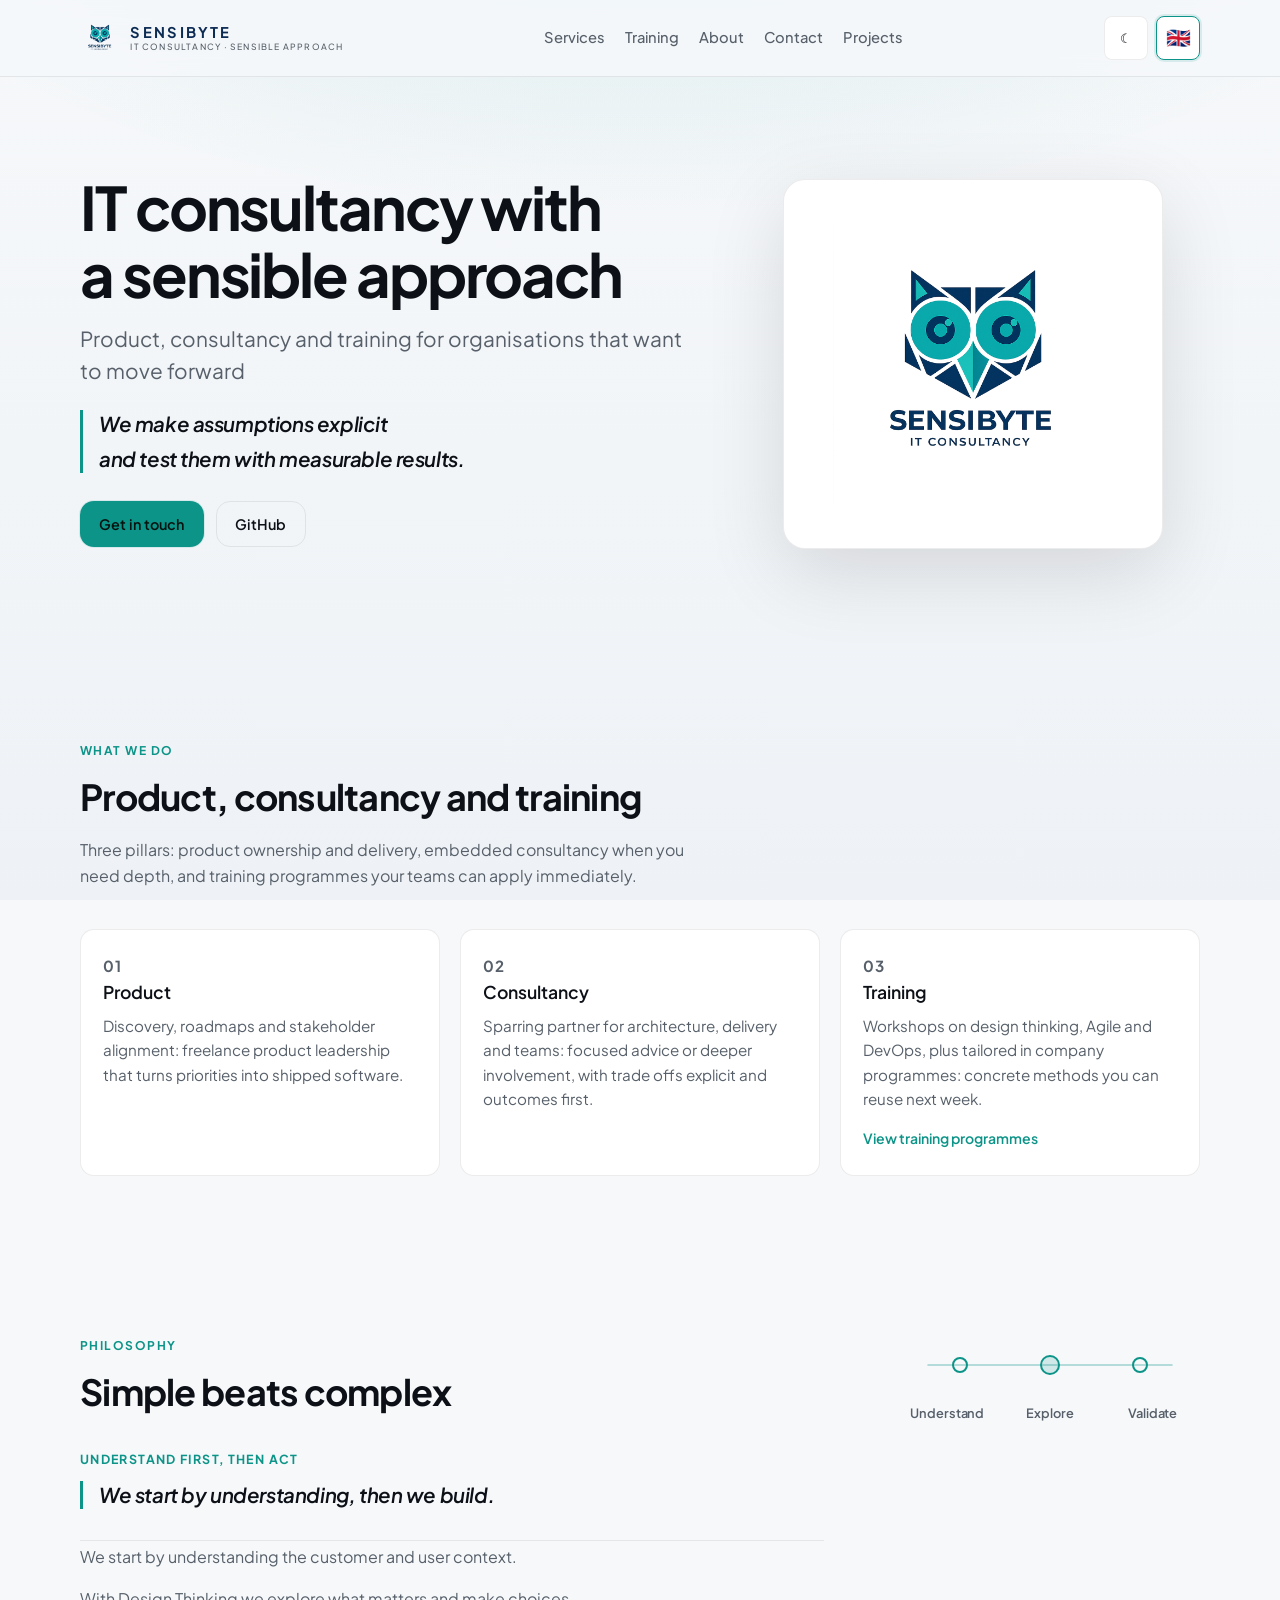
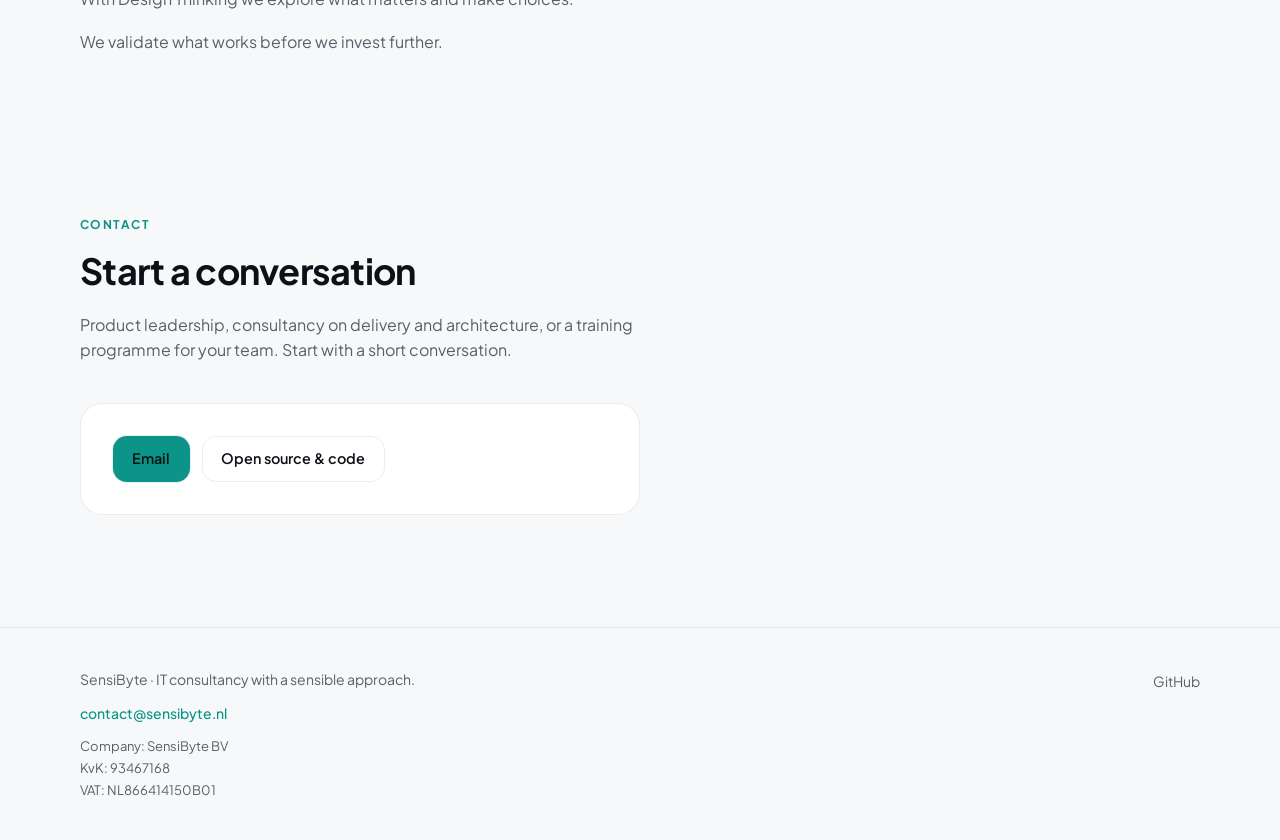
<file: index.html>
<!DOCTYPE html>
<html lang="en">
  <head>
    <meta charset="utf-8" />
    <meta name="viewport" content="width=device-width, initial-scale=1" />
    <title data-i18n="home.page_title">SensiByte · IT consultancy with a sensible approach</title>
    <meta
      name="description"
      content="SensiByte: IT consultancy with a sensible approach. Product, consultancy and training for organisations that want to move forward."
    />
    <script>
      (function () {
        try {
          var t = localStorage.getItem("sensibyte-theme");
          if (t !== "light" && t !== "dark") {
            t = window.matchMedia("(prefers-color-scheme: dark)").matches ? "dark" : "light";
          }
          document.documentElement.setAttribute("data-theme", t);
        } catch (e) {
          document.documentElement.setAttribute("data-theme", "light");
        }
      })();
    </script>
    <link rel="preconnect" href="https://fonts.googleapis.com" />
    <link rel="preconnect" href="https://fonts.gstatic.com" crossorigin />
    <link
      href="https://fonts.googleapis.com/css2?family=Plus+Jakarta+Sans:ital,wght@0,400;0,500;0,600;0,700;1,400&display=swap"
      rel="stylesheet"
    />
    <link rel="stylesheet" href="assets/css/styles.css" />
    <!-- Logo: sensibyte-logo.png (licht) en sensibyte-logo-dark.png (dark mode). -->
    <link rel="icon" href="assets/images/sensibyte-logo.png" type="image/png" />
  </head>
  <body>
    <a class="skip-link" href="#main">Skip to content</a>

    <header class="site-header">
      <div class="wrap header-inner">
        <a class="brand" href="index.html">
          <span class="owl-wrap" aria-hidden="true">
            <img
              class="brand-icon-img brand-icon-img--light"
              src="assets/images/sensibyte-logo.png"
              alt=""
              decoding="async"
            />
            <img
              class="brand-icon-img brand-icon-img--dark"
              src="assets/images/sensibyte-logo-dark.png"
              alt=""
              decoding="async"
            />
          </span>
          <span class="brand-text">
            <span class="brand-name" data-i18n="common.brand">SENSIBYTE</span>
            <span class="brand-tagline" data-i18n="common.tagline">PRODUCT · CONSULTANCY · TRAINING</span>
          </span>
        </a>

        <button
          type="button"
          class="icon-btn menu-toggle"
          data-menu-toggle
          aria-expanded="false"
          data-i18n-aria="common.open_menu"
          aria-label="Open menu"
        >
          ☰
        </button>

        <nav class="nav-wrap" aria-label="Primary">
          <div class="nav-main">
            <a href="index.html#services" data-i18n="common.nav_services">Services</a>
            <div class="nav-item nav-item--dropdown">
              <a href="training/index.html" class="nav-training-trigger" aria-haspopup="true" data-i18n="common.nav_training">Training</a>
              <div class="nav-dropdown" role="group">
                <a href="training/index.html" data-i18n="common.nav_training_overview">Overview</a>
                <a href="training/design-thinking.html" data-i18n="common.nav_training_dt">Design Thinking</a>
                <a href="training/agile-vs-devops.html" data-i18n="common.nav_training_ad">Agile vs DevOps</a>
                <a href="training/custom.html" data-i18n="common.nav_training_custom">Custom</a>
              </div>
            </div>
            <a href="index.html#about" data-i18n="common.nav_about">About</a>
            <a href="index.html#contact" data-i18n="common.nav_contact">Contact</a>
            <a href="projects/index.html" data-i18n="common.nav_projects">Projects</a>
          </div>
        </nav>

        <div class="header-actions">
          <button
            type="button"
            class="icon-btn"
            data-theme-toggle
            aria-label="Toggle theme"
          >
            ☾
          </button>
          <div class="lang">
            <button
              type="button"
              class="lang-toggle"
              aria-expanded="false"
              aria-haspopup="listbox"
              aria-label="Language"
            >
              🇬🇧
            </button>
            <div class="lang-panel" role="listbox" aria-label="Language">
              <button type="button" class="lang-option" data-lang="en" role="option" aria-selected="true">
                <span class="flag" aria-hidden="true">🇬🇧</span>
                <span data-i18n="common.lang_en">English</span>
                <span class="check" aria-hidden="true">✓</span>
              </button>
              <button type="button" class="lang-option" data-lang="nl" role="option" aria-selected="false">
                <span class="flag" aria-hidden="true">🇳🇱</span>
                <span data-i18n="common.lang_nl">Nederlands</span>
                <span class="check" aria-hidden="true">✓</span>
              </button>
            </div>
          </div>
        </div>
      </div>
    </header>

    <main id="main">
      <section class="hero">
        <div class="wrap hero-grid">
          <div>
            <h1 class="hero-title" data-i18n="home.hero_title">IT consultancy with a sensible approach</h1>
            <p class="hero-lead" data-i18n="home.hero_lead"></p>
            <div class="hero-quote-block" role="note">
              <p class="hero-quote-line" data-i18n="home.hero_quote_a"></p>
              <p class="hero-quote-line" data-i18n="home.hero_quote_b"></p>
            </div>
            <div class="hero-cta">
              <a class="btn btn-primary" href="#contact" data-i18n="home.cta_contact">Get in touch</a>
              <a
                class="btn btn-ghost"
                href="https://github.com/SensiByteDeveloper"
                target="_blank"
                rel="noopener noreferrer"
                data-i18n="home.cta_github"
                >GitHub</a
              >
            </div>
          </div>
          <div class="hero-visual" aria-hidden="true">
            <div class="hero-card">
              <div class="hero-logo-lockup">
                <img
                  src="assets/images/sensibyte-logo.png"
                  alt=""
                  class="hero-logo-img hero-logo-img--light"
                  loading="lazy"
                  decoding="async"
                />
                <img
                  src="assets/images/sensibyte-logo-dark.png"
                  alt=""
                  class="hero-logo-img hero-logo-img--dark"
                  loading="lazy"
                  decoding="async"
                />
              </div>
            </div>
          </div>
        </div>
      </section>

      <section id="services">
        <div class="wrap">
          <header class="section-head">
            <p class="section-kicker" data-i18n="home.services_kicker">What we do</p>
            <h2 class="section-title" data-i18n="home.services_title">Services built around clarity</h2>
            <p class="section-desc" data-i18n="home.services_desc"></p>
          </header>
          <div class="cards">
            <article class="card">
              <p class="card-num">01</p>
              <h3 data-i18n="home.svc_arch">Architecture</h3>
              <p data-i18n="home.svc_arch_desc"></p>
            </article>
            <article class="card">
              <p class="card-num">02</p>
              <h3 data-i18n="home.svc_cons">Consultancy</h3>
              <p data-i18n="home.svc_cons_desc"></p>
            </article>
            <article class="card">
              <p class="card-num">03</p>
              <h3 data-i18n="home.svc_dev">Training</h3>
              <p data-i18n="home.svc_dev_desc"></p>
              <a class="card-cta" href="training/index.html" data-i18n="home.svc_training_cta">View training programmes</a>
            </article>
          </div>
        </div>
      </section>

      <section id="about" class="about-section" aria-labelledby="about-heading">
        <div class="wrap">
          <div class="about-layout">
            <div class="about-copy">
              <header class="section-head about-head">
                <p class="section-kicker" data-i18n="home.about_kicker">Philosophy</p>
                <h2 id="about-heading" class="section-title" data-i18n="home.about_title">Simple beats complex</h2>
              </header>
              <div class="about-lede">
                <p class="about-tagline" id="about-tagline" data-i18n="home.about_tagline">Understand first, then act</p>
                <blockquote class="about-quote" aria-labelledby="about-tagline">
                  <p data-i18n="home.about_quote"></p>
                </blockquote>
              </div>
              <div class="about-details">
                <p class="about-prose" data-i18n="home.about_body_p1"></p>
                <p class="about-prose" data-i18n="home.about_body_p2"></p>
                <p class="about-prose" data-i18n="home.about_body_p3"></p>
              </div>
            </div>
            <figure class="about-visual" aria-labelledby="about-flow-caption">
              <figcaption id="about-flow-caption" class="visually-hidden" data-i18n="home.about_visual_caption"></figcaption>
              <div class="about-flow">
                <svg
                  class="about-flow-svg"
                  viewBox="0 0 300 48"
                  xmlns="http://www.w3.org/2000/svg"
                  aria-hidden="true"
                  focusable="false"
                >
                  <line
                    x1="28"
                    y1="24"
                    x2="272"
                    y2="24"
                    stroke="currentColor"
                    stroke-width="1.5"
                    stroke-linecap="round"
                    opacity="0.38"
                  />
                  <circle class="about-flow-node" cx="60" cy="24" r="7" fill="none" stroke="currentColor" stroke-width="2" />
                  <circle
                    class="about-flow-node about-flow-node--mid"
                    cx="150"
                    cy="24"
                    r="9"
                    stroke="currentColor"
                    stroke-width="2"
                  />
                  <circle class="about-flow-node" cx="240" cy="24" r="7" fill="none" stroke="currentColor" stroke-width="2" />
                </svg>
                <ol class="about-phases">
                  <li><span data-i18n="home.about_phase_1">Begrijpen</span></li>
                  <li><span data-i18n="home.about_phase_2">Verkennen</span></li>
                  <li><span data-i18n="home.about_phase_3">Valideren</span></li>
                </ol>
              </div>
            </figure>
          </div>
        </div>
      </section>

      <section id="contact">
        <div class="wrap">
          <header class="section-head">
            <p class="section-kicker" data-i18n="home.contact_kicker">Contact</p>
            <h2 class="section-title" data-i18n="home.contact_title">Start a conversation</h2>
            <p class="section-desc" data-i18n="home.contact_desc"></p>
          </header>
          <div class="contact-box">
            <div class="contact-links">
              <a class="btn btn-primary" href="mailto:contact@sensibyte.nl" data-i18n="home.contact_email"
                >Email</a
              >
              <a
                class="btn btn-ghost"
                href="https://github.com/SensiByteDeveloper"
                target="_blank"
                rel="noopener noreferrer"
                data-i18n="home.contact_github"
                >GitHub</a
              >
            </div>
          </div>
        </div>
      </section>
    </main>

    <footer class="site-footer">
      <div class="wrap footer-inner">
        <div class="footer-col">
          <p data-i18n="common.footer_rights">SensiByte: product, consultancy & training.</p>
          <p class="footer-email">
            <a href="mailto:contact@sensibyte.nl" data-i18n="common.footer_email">contact@sensibyte.nl</a>
          </p>
          <div class="footer-legal">
            <p data-i18n="common.footer_company">Company: SensiByte BV</p>
            <p data-i18n="common.footer_kvk">KvK: 93467168</p>
            <p data-i18n="common.footer_vat">VAT: NL866414150B01</p>
          </div>
        </div>
        <div class="footer-links">
          <a href="https://github.com/SensiByteDeveloper" target="_blank" rel="noopener noreferrer" data-i18n="common.footer_github"
            >GitHub</a
          >
        </div>
      </div>
    </footer>

    <script src="assets/js/i18n.js?v=5"></script>
    <script src="assets/js/app.js?v=5"></script>
  </body>
</html>
</file>
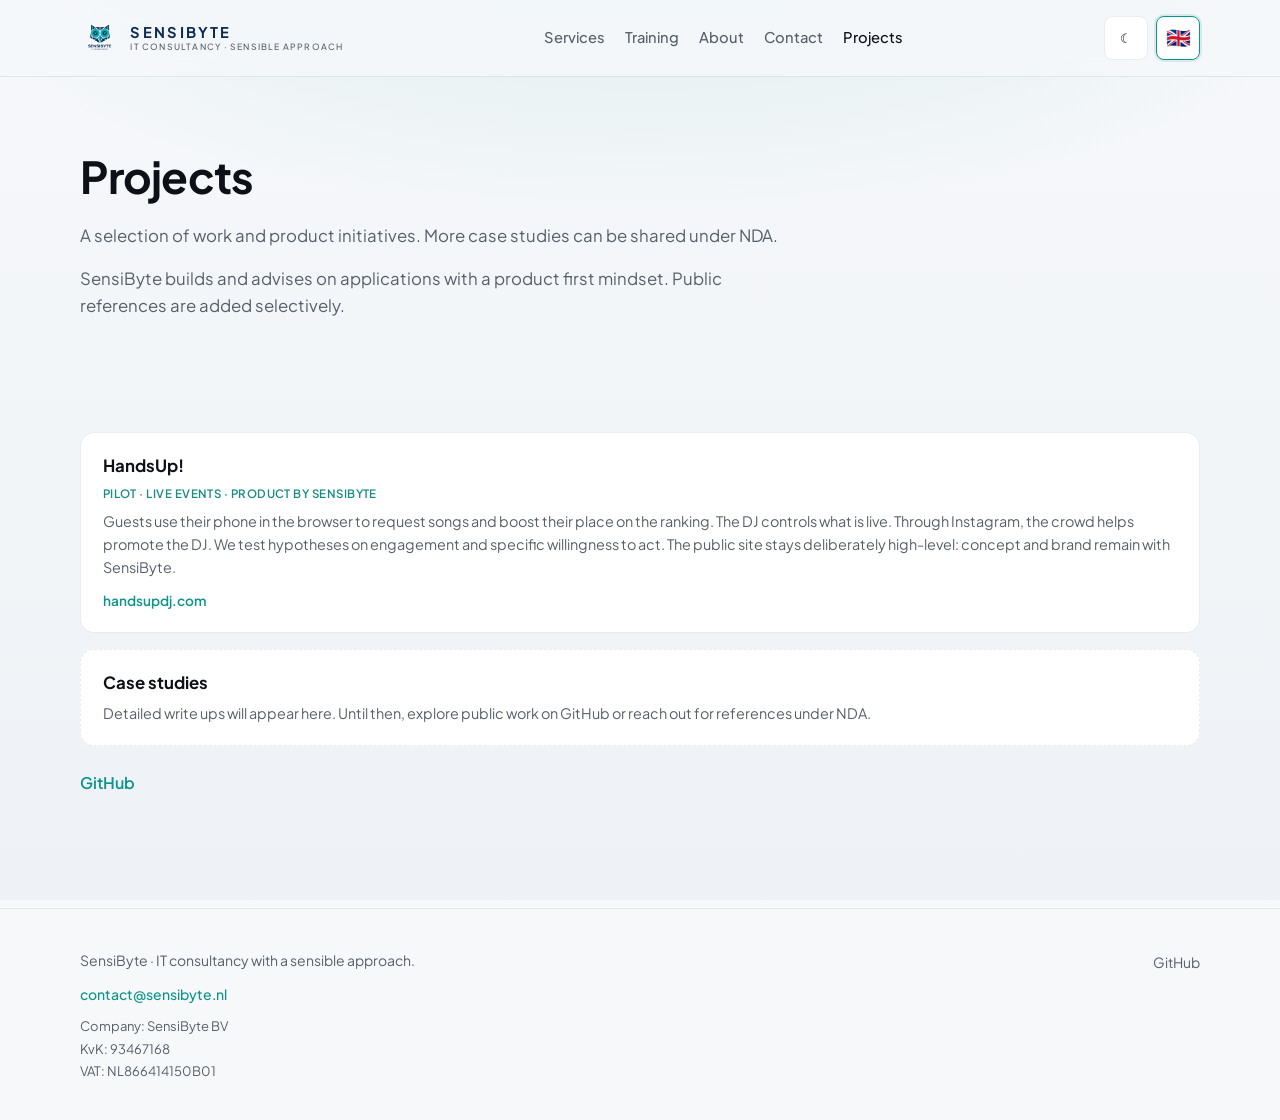
<file: projects/index.html>
<!DOCTYPE html>
<html lang="en">
  <head>
    <meta charset="utf-8" />
    <meta name="viewport" content="width=device-width, initial-scale=1" />
    <title data-i18n="projects.page_title">Projects · SensiByte</title>
    <meta name="description" content="Selected projects and product work: SensiByte." />
    <script>
      (function () {
        try {
          var t = localStorage.getItem("sensibyte-theme");
          if (t !== "light" && t !== "dark") {
            t = window.matchMedia("(prefers-color-scheme: dark)").matches ? "dark" : "light";
          }
          document.documentElement.setAttribute("data-theme", t);
        } catch (e) {
          document.documentElement.setAttribute("data-theme", "light");
        }
      })();
    </script>
    <link rel="preconnect" href="https://fonts.googleapis.com" />
    <link rel="preconnect" href="https://fonts.gstatic.com" crossorigin />
    <link
      href="https://fonts.googleapis.com/css2?family=Plus+Jakarta+Sans:ital,wght@0,400;0,500;0,600;0,700;1,400&display=swap"
      rel="stylesheet"
    />
    <link rel="stylesheet" href="../assets/css/styles.css" />
    <link rel="icon" href="../assets/images/sensibyte-logo.png" type="image/png" />
  </head>
  <body>
    <a class="skip-link" href="#main">Skip to content</a>

    <header class="site-header">
      <div class="wrap header-inner">
        <a class="brand" href="../index.html">
          <span class="owl-wrap" aria-hidden="true">
            <img
              class="brand-icon-img brand-icon-img--light"
              src="../assets/images/sensibyte-logo.png"
              alt=""
              decoding="async"
            />
            <img
              class="brand-icon-img brand-icon-img--dark"
              src="../assets/images/sensibyte-logo-dark.png"
              alt=""
              decoding="async"
            />
          </span>
          <span class="brand-text">
            <span class="brand-name" data-i18n="common.brand">SENSIBYTE</span>
            <span class="brand-tagline" data-i18n="common.tagline">PRODUCT · CONSULTANCY · TRAINING</span>
          </span>
        </a>

        <button type="button" class="icon-btn menu-toggle" data-menu-toggle aria-expanded="false" data-i18n-aria="common.open_menu" aria-label="Open menu">☰</button>

        <nav class="nav-wrap" aria-label="Primary">
          <div class="nav-main">
            <a href="../index.html#services" data-i18n="common.nav_services">Services</a>
            <div class="nav-item nav-item--dropdown">
              <a href="../training/index.html" class="nav-training-trigger" aria-haspopup="true" data-i18n="common.nav_training">Training</a>
              <div class="nav-dropdown" role="group">
                <a href="../training/index.html" data-i18n="common.nav_training_overview">Overview</a>
                <a href="../training/design-thinking.html" data-i18n="common.nav_training_dt">Design Thinking</a>
                <a href="../training/agile-vs-devops.html" data-i18n="common.nav_training_ad">Agile vs DevOps</a>
                <a href="../training/custom.html" data-i18n="common.nav_training_custom">Custom</a>
              </div>
            </div>
            <a href="../index.html#about" data-i18n="common.nav_about">About</a>
            <a href="../index.html#contact" data-i18n="common.nav_contact">Contact</a>
            <a href="index.html" aria-current="page" data-i18n="common.nav_projects">Projects</a>
          </div>
        </nav>

        <div class="header-actions">
          <button type="button" class="icon-btn" data-theme-toggle aria-label="Toggle theme">☾</button>
          <div class="lang">
            <button type="button" class="lang-toggle" aria-expanded="false" aria-haspopup="listbox" aria-label="Language">🇬🇧</button>
            <div class="lang-panel" role="listbox" aria-label="Language">
              <button type="button" class="lang-option" data-lang="en" role="option" aria-selected="true">
                <span class="flag" aria-hidden="true">🇬🇧</span>
                <span data-i18n="common.lang_en">English</span>
                <span class="check" aria-hidden="true">✓</span>
              </button>
              <button type="button" class="lang-option" data-lang="nl" role="option" aria-selected="false">
                <span class="flag" aria-hidden="true">🇳🇱</span>
                <span data-i18n="common.lang_nl">Nederlands</span>
                <span class="check" aria-hidden="true">✓</span>
              </button>
            </div>
          </div>
        </div>
      </div>
    </header>

    <main id="main">
      <section class="page-hero">
        <div class="wrap">
          <h1 data-i18n="projects.title">Projects</h1>
          <p class="page-lead" data-i18n="projects.lead"></p>
          <p class="page-intro" data-i18n="projects.intro"></p>
        </div>
      </section>

      <section class="page-list">
        <div class="wrap link-grid">
          <a
            class="link-card link-card--project"
            href="https://handsupdj.com/"
            target="_blank"
            rel="noopener noreferrer"
          >
            <strong data-i18n="projects.handsup_title">HandsUp!</strong>
            <span class="project-card-kicker" data-i18n="projects.handsup_kicker"
              >Pilot · live events · product van SensiByte</span
            >
            <span data-i18n="projects.handsup_desc"
              >Gasten gebruiken hun mobiele telefoon om via de browser verzoeknummers aan te vragen en de ranglijst te boosten. De DJ bepaalt wat er live staat. Via Instagram helpt het publiek de DJ te promoten. We toetsen hypotheses rond betrokkenheid en bepaalde handelingsbereidheid. De publieke site blijft bewust hoog-over: concept en merk rusten bij SensiByte.</span
            >
            <span class="project-card-url" data-i18n="projects.handsup_url_label">handsupdj.com</span>
          </a>
          <div class="link-card link-card--static">
            <strong data-i18n="projects.placeholder_title">Case studies</strong>
            <span data-i18n="projects.placeholder_desc"></span>
          </div>
        </div>
        <div class="wrap page-list-footer">
          <a
            href="https://github.com/SensiByteDeveloper"
            target="_blank"
            rel="noopener noreferrer"
            data-i18n="home.cta_github"
            >GitHub</a
          >
        </div>
      </section>
    </main>

    <footer class="site-footer">
      <div class="wrap footer-inner">
        <div class="footer-col">
          <p data-i18n="common.footer_rights">SensiByte: product, consultancy & training.</p>
          <p class="footer-email">
            <a href="mailto:contact@sensibyte.nl" data-i18n="common.footer_email">contact@sensibyte.nl</a>
          </p>
          <div class="footer-legal">
            <p data-i18n="common.footer_company">Company: SensiByte BV</p>
            <p data-i18n="common.footer_kvk">KvK: 93467168</p>
            <p data-i18n="common.footer_vat">VAT: NL866414150B01</p>
          </div>
        </div>
        <div class="footer-links">
          <a href="https://github.com/SensiByteDeveloper" target="_blank" rel="noopener noreferrer" data-i18n="common.footer_github">GitHub</a>
        </div>
      </div>
    </footer>

    <script src="../assets/js/i18n.js?v=5"></script>
    <script src="../assets/js/app.js?v=5"></script>
  </body>
</html>
</file>
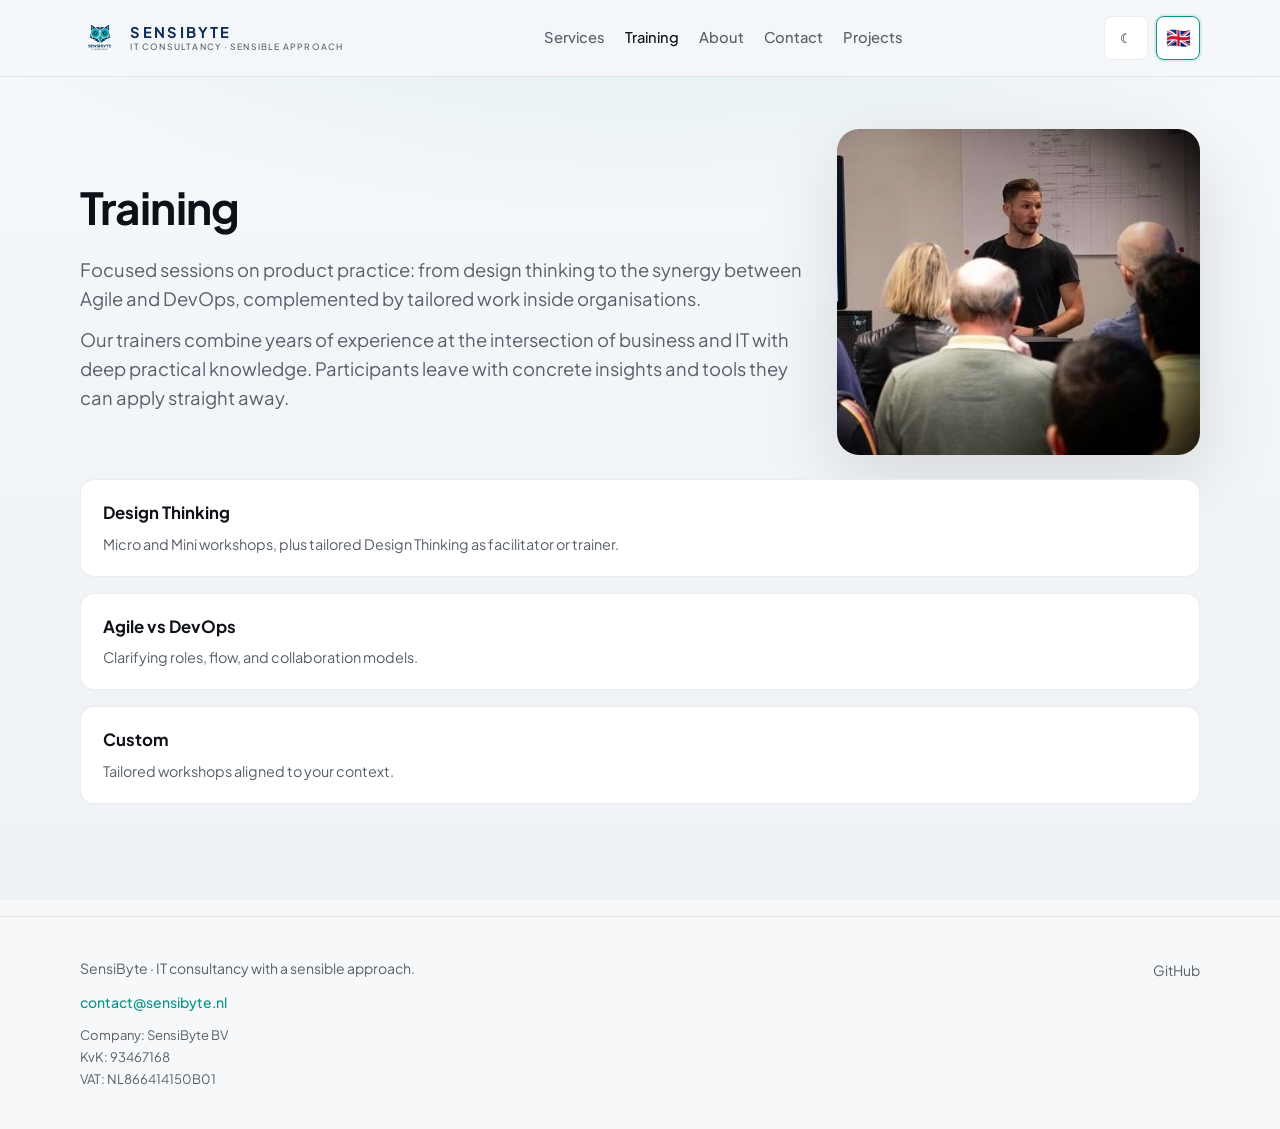
<file: training/index.html>
<!DOCTYPE html>
<html lang="en">
  <head>
    <meta charset="utf-8" />
    <meta name="viewport" content="width=device-width, initial-scale=1" />
    <title data-i18n="training.page_title">Training · SensiByte</title>
    <meta name="description" content="Product management training: Design Thinking, Agile vs DevOps, custom programmes." />
    <script>
      (function () {
        try {
          var t = localStorage.getItem("sensibyte-theme");
          if (t !== "light" && t !== "dark") {
            t = window.matchMedia("(prefers-color-scheme: dark)").matches ? "dark" : "light";
          }
          document.documentElement.setAttribute("data-theme", t);
        } catch (e) {
          document.documentElement.setAttribute("data-theme", "light");
        }
      })();
    </script>
    <link rel="preconnect" href="https://fonts.googleapis.com" />
    <link rel="preconnect" href="https://fonts.gstatic.com" crossorigin />
    <link
      href="https://fonts.googleapis.com/css2?family=Plus+Jakarta+Sans:ital,wght@0,400;0,500;0,600;0,700;1,400&display=swap"
      rel="stylesheet"
    />
    <link rel="stylesheet" href="../assets/css/styles.css" />
    <link rel="icon" href="../assets/images/sensibyte-logo.png" type="image/png" />
  </head>
  <body>
    <a class="skip-link" href="#main">Skip to content</a>

    <header class="site-header">
      <div class="wrap header-inner">
        <a class="brand" href="../index.html">
          <span class="owl-wrap" aria-hidden="true">
            <img
              class="brand-icon-img brand-icon-img--light"
              src="../assets/images/sensibyte-logo.png"
              alt=""
              decoding="async"
            />
            <img
              class="brand-icon-img brand-icon-img--dark"
              src="../assets/images/sensibyte-logo-dark.png"
              alt=""
              decoding="async"
            />
          </span>
          <span class="brand-text">
            <span class="brand-name" data-i18n="common.brand">SENSIBYTE</span>
            <span class="brand-tagline" data-i18n="common.tagline">PRODUCT · CONSULTANCY · TRAINING</span>
          </span>
        </a>

        <button type="button" class="icon-btn menu-toggle" data-menu-toggle aria-expanded="false" data-i18n-aria="common.open_menu" aria-label="Open menu">☰</button>

        <nav class="nav-wrap" aria-label="Primary">
          <div class="nav-main">
            <a href="../index.html#services" data-i18n="common.nav_services">Services</a>
            <div class="nav-item nav-item--dropdown">
              <a href="index.html" class="nav-training-trigger" aria-haspopup="true" aria-current="page" data-i18n="common.nav_training">Training</a>
              <div class="nav-dropdown" role="group">
                <a href="index.html" data-i18n="common.nav_training_overview">Overview</a>
                <a href="design-thinking.html" data-i18n="common.nav_training_dt">Design Thinking</a>
                <a href="agile-vs-devops.html" data-i18n="common.nav_training_ad">Agile vs DevOps</a>
                <a href="custom.html" data-i18n="common.nav_training_custom">Custom</a>
              </div>
            </div>
            <a href="../index.html#about" data-i18n="common.nav_about">About</a>
            <a href="../index.html#contact" data-i18n="common.nav_contact">Contact</a>
            <a href="../projects/index.html" data-i18n="common.nav_projects">Projects</a>
          </div>
        </nav>

        <div class="header-actions">
          <button type="button" class="icon-btn" data-theme-toggle aria-label="Toggle theme">☾</button>
          <div class="lang">
            <button type="button" class="lang-toggle" aria-expanded="false" aria-haspopup="listbox" aria-label="Language">🇬🇧</button>
            <div class="lang-panel" role="listbox" aria-label="Language">
              <button type="button" class="lang-option" data-lang="en" role="option" aria-selected="true">
                <span class="flag" aria-hidden="true">🇬🇧</span>
                <span data-i18n="common.lang_en">English</span>
                <span class="check" aria-hidden="true">✓</span>
              </button>
              <button type="button" class="lang-option" data-lang="nl" role="option" aria-selected="false">
                <span class="flag" aria-hidden="true">🇳🇱</span>
                <span data-i18n="common.lang_nl">Nederlands</span>
                <span class="check" aria-hidden="true">✓</span>
              </button>
            </div>
          </div>
        </div>
      </div>
    </header>

    <main id="main" class="page-training-overview">
      <section class="page-hero page-hero--split">
        <div class="wrap page-hero-inner">
          <div class="page-hero-copy">
            <h1 data-i18n="training.overview_title">Training</h1>
            <div class="page-lead-group">
              <p class="page-lead" data-i18n="training.overview_lead_p1"></p>
              <p class="page-lead" data-i18n="training.overview_lead_p2"></p>
            </div>
          </div>
          <figure class="page-hero-figure">
            <img
              class="page-hero-img"
              src="../assets/images/tim-spreker.jpeg"
              alt="Tim, speaker and trainer"
              width="640"
              height="800"
              loading="lazy"
              decoding="async"
              data-i18n-alt="common.portrait_alt"
            />
          </figure>
        </div>
      </section>

      <section>
        <div class="wrap link-grid">
          <a class="link-card" href="design-thinking.html">
            <strong data-i18n="training.card_dt">Design Thinking</strong>
            <span data-i18n="training.card_dt_desc"></span>
          </a>
          <a class="link-card" href="agile-vs-devops.html">
            <strong data-i18n="training.card_ad">Agile vs DevOps</strong>
            <span data-i18n="training.card_ad_desc"></span>
          </a>
          <a class="link-card" href="custom.html">
            <strong data-i18n="training.card_custom">Custom</strong>
            <span data-i18n="training.card_custom_desc"></span>
          </a>
        </div>
      </section>
    </main>

    <footer class="site-footer">
      <div class="wrap footer-inner">
        <div class="footer-col">
          <p data-i18n="common.footer_rights">SensiByte: product, consultancy & training.</p>
          <p class="footer-email">
            <a href="mailto:contact@sensibyte.nl" data-i18n="common.footer_email">contact@sensibyte.nl</a>
          </p>
          <div class="footer-legal">
            <p data-i18n="common.footer_company">Company: SensiByte BV</p>
            <p data-i18n="common.footer_kvk">KvK: 93467168</p>
            <p data-i18n="common.footer_vat">VAT: NL866414150B01</p>
          </div>
        </div>
        <div class="footer-links">
          <a href="https://github.com/SensiByteDeveloper" target="_blank" rel="noopener noreferrer" data-i18n="common.footer_github">GitHub</a>
        </div>
      </div>
    </footer>

    <script src="../assets/js/i18n.js?v=5"></script>
    <script src="../assets/js/app.js?v=5"></script>
  </body>
</html>
</file>
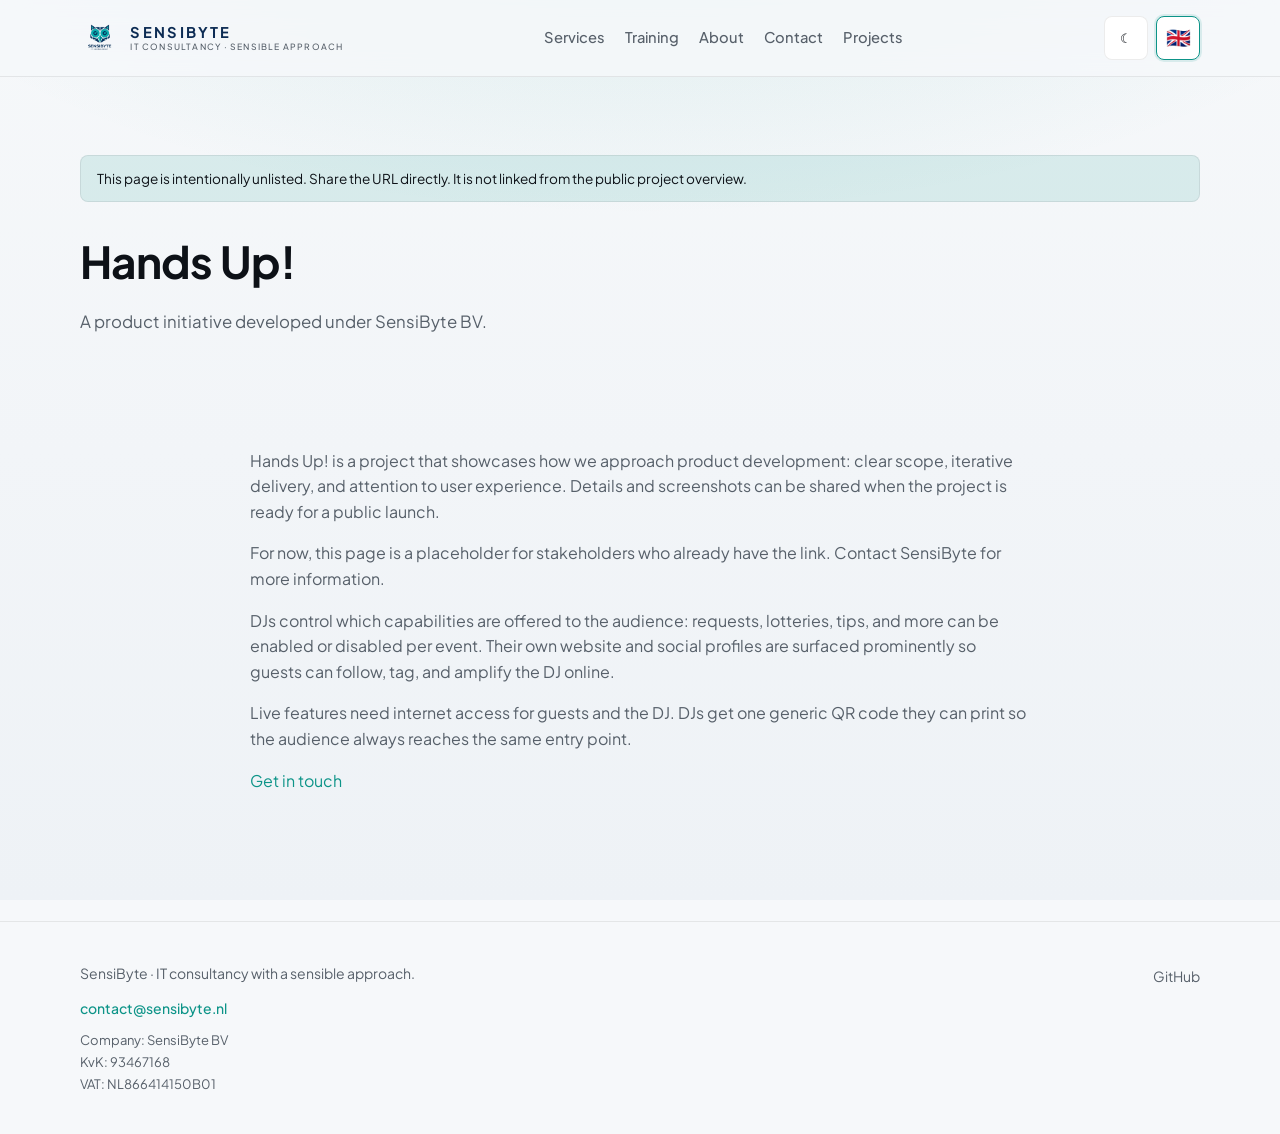
<file: projects/hands-up.html>
<!DOCTYPE html>
<html lang="en">
  <head>
    <meta charset="utf-8" />
    <meta name="viewport" content="width=device-width, initial-scale=1" />
    <meta name="robots" content="noindex, nofollow" />
    <title data-i18n="handsup.page_title">Hands Up! · SensiByte</title>
    <meta name="description" content="Hands Up! project preview (unlisted)." />
    <script>
      (function () {
        try {
          var t = localStorage.getItem("sensibyte-theme");
          if (t !== "light" && t !== "dark") {
            t = window.matchMedia("(prefers-color-scheme: dark)").matches ? "dark" : "light";
          }
          document.documentElement.setAttribute("data-theme", t);
        } catch (e) {
          document.documentElement.setAttribute("data-theme", "light");
        }
      })();
    </script>
    <link rel="preconnect" href="https://fonts.googleapis.com" />
    <link rel="preconnect" href="https://fonts.gstatic.com" crossorigin />
    <link
      href="https://fonts.googleapis.com/css2?family=Plus+Jakarta+Sans:ital,wght@0,400;0,500;0,600;0,700;1,400&display=swap"
      rel="stylesheet"
    />
    <link rel="stylesheet" href="../assets/css/styles.css" />
    <link rel="icon" href="../assets/images/sensibyte-logo.png" type="image/png" />
  </head>
  <body>
    <a class="skip-link" href="#main">Skip to content</a>

    <header class="site-header">
      <div class="wrap header-inner">
        <a class="brand" href="../index.html">
          <span class="owl-wrap" aria-hidden="true">
            <img
              class="brand-icon-img brand-icon-img--light"
              src="../assets/images/sensibyte-logo.png"
              alt=""
              decoding="async"
            />
            <img
              class="brand-icon-img brand-icon-img--dark"
              src="../assets/images/sensibyte-logo-dark.png"
              alt=""
              decoding="async"
            />
          </span>
          <span class="brand-text">
            <span class="brand-name" data-i18n="common.brand">SENSIBYTE</span>
            <span class="brand-tagline" data-i18n="common.tagline">PRODUCT · CONSULTANCY · TRAINING</span>
          </span>
        </a>

        <button type="button" class="icon-btn menu-toggle" data-menu-toggle aria-expanded="false" data-i18n-aria="common.open_menu" aria-label="Open menu">☰</button>

        <nav class="nav-wrap" aria-label="Primary">
          <div class="nav-main">
            <a href="../index.html#services" data-i18n="common.nav_services">Services</a>
            <div class="nav-item nav-item--dropdown">
              <a href="../training/index.html" class="nav-training-trigger" aria-haspopup="true" data-i18n="common.nav_training">Training</a>
              <div class="nav-dropdown" role="group">
                <a href="../training/index.html" data-i18n="common.nav_training_overview">Overview</a>
                <a href="../training/design-thinking.html" data-i18n="common.nav_training_dt">Design Thinking</a>
                <a href="../training/agile-vs-devops.html" data-i18n="common.nav_training_ad">Agile vs DevOps</a>
                <a href="../training/custom.html" data-i18n="common.nav_training_custom">Custom</a>
              </div>
            </div>
            <a href="../index.html#about" data-i18n="common.nav_about">About</a>
            <a href="../index.html#contact" data-i18n="common.nav_contact">Contact</a>
            <a href="index.html" data-i18n="common.nav_projects">Projects</a>
          </div>
        </nav>

        <div class="header-actions">
          <button type="button" class="icon-btn" data-theme-toggle aria-label="Toggle theme">☾</button>
          <div class="lang">
            <button type="button" class="lang-toggle" aria-expanded="false" aria-haspopup="listbox" aria-label="Language">🇬🇧</button>
            <div class="lang-panel" role="listbox" aria-label="Language">
              <button type="button" class="lang-option" data-lang="en" role="option" aria-selected="true">
                <span class="flag" aria-hidden="true">🇬🇧</span>
                <span data-i18n="common.lang_en">English</span>
                <span class="check" aria-hidden="true">✓</span>
              </button>
              <button type="button" class="lang-option" data-lang="nl" role="option" aria-selected="false">
                <span class="flag" aria-hidden="true">🇳🇱</span>
                <span data-i18n="common.lang_nl">Nederlands</span>
                <span class="check" aria-hidden="true">✓</span>
              </button>
            </div>
          </div>
        </div>
      </div>
    </header>

    <main id="main">
      <section class="page-hero">
        <div class="wrap">
          <p class="hidden-banner" data-i18n="handsup.banner"></p>
          <h1 data-i18n="handsup.title">Hands Up!</h1>
          <p class="page-lead" data-i18n="handsup.lead"></p>
        </div>
      </section>

      <section>
        <div class="wrap prose">
          <p data-i18n="handsup.body_p1"></p>
          <p data-i18n="handsup.body_p2"></p>
          <p data-i18n="handsup.body_p3"></p>
          <p data-i18n="handsup.body_p4"></p>
          <p><a href="../index.html#contact" data-i18n="home.cta_contact">Get in touch</a></p>
        </div>
      </section>
    </main>

    <footer class="site-footer">
      <div class="wrap footer-inner">
        <div class="footer-col">
          <p data-i18n="common.footer_rights">SensiByte: product, consultancy & training.</p>
          <p class="footer-email">
            <a href="mailto:contact@sensibyte.nl" data-i18n="common.footer_email">contact@sensibyte.nl</a>
          </p>
          <div class="footer-legal">
            <p data-i18n="common.footer_company">Company: SensiByte BV</p>
            <p data-i18n="common.footer_kvk">KvK: 93467168</p>
            <p data-i18n="common.footer_vat">VAT: NL866414150B01</p>
          </div>
        </div>
        <div class="footer-links">
          <a href="https://github.com/SensiByteDeveloper" target="_blank" rel="noopener noreferrer" data-i18n="common.footer_github">GitHub</a>
        </div>
      </div>
    </footer>

    <script src="../assets/js/i18n.js?v=5"></script>
    <script src="../assets/js/app.js?v=5"></script>
  </body>
</html>
</file>
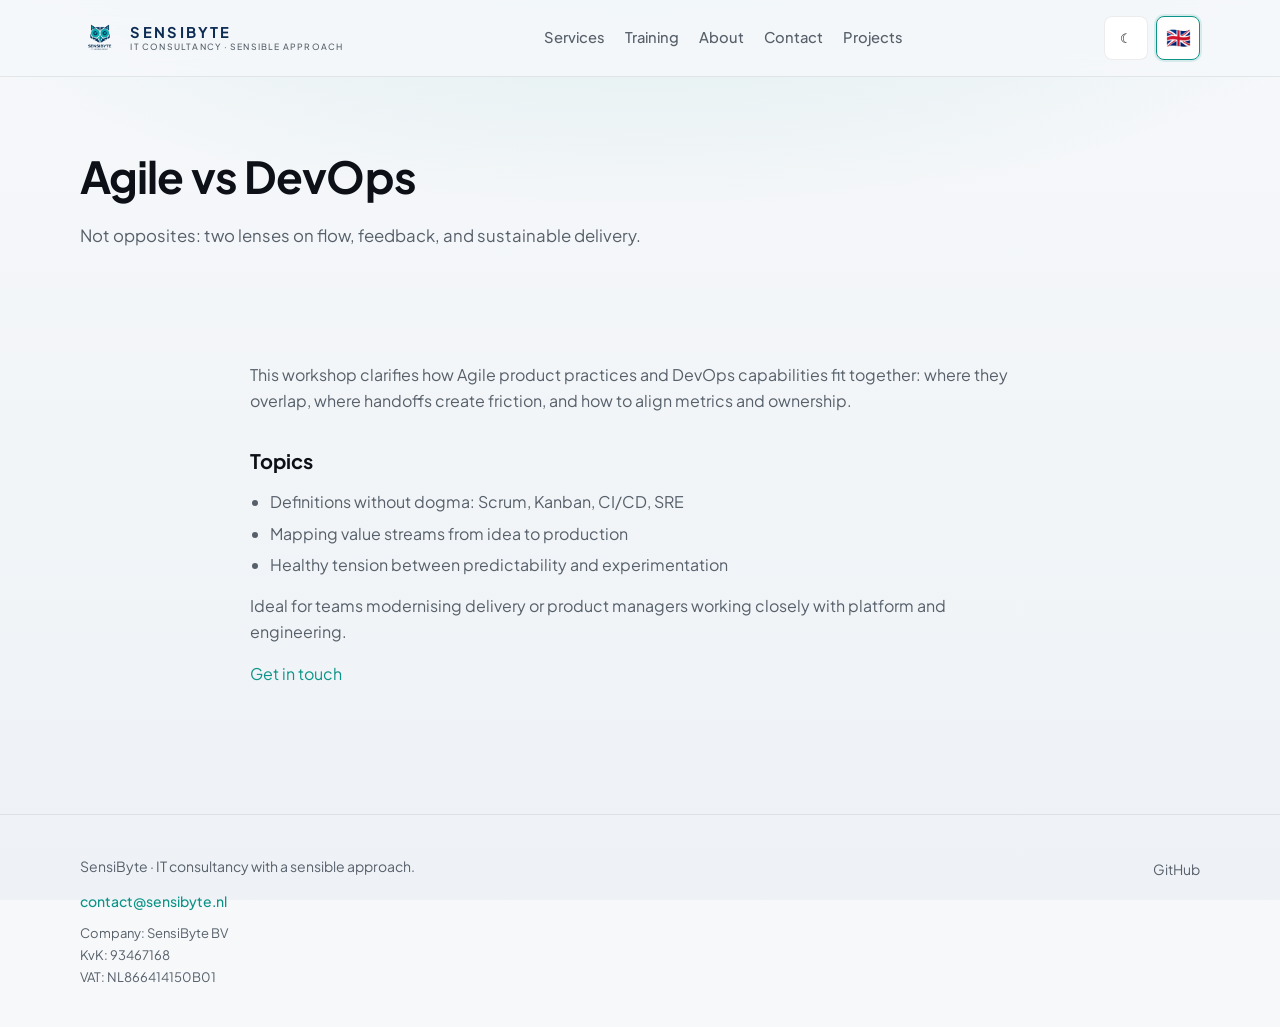
<file: training/agile-vs-devops.html>
<!DOCTYPE html>
<html lang="en">
  <head>
    <meta charset="utf-8" />
    <meta name="viewport" content="width=device-width, initial-scale=1" />
    <title data-i18n="training_ad.page_title">Training · Agile vs DevOps · SensiByte</title>
    <meta name="description" content="Agile vs DevOps workshop: SensiByte training." />
    <script>
      (function () {
        try {
          var t = localStorage.getItem("sensibyte-theme");
          if (t !== "light" && t !== "dark") {
            t = window.matchMedia("(prefers-color-scheme: dark)").matches ? "dark" : "light";
          }
          document.documentElement.setAttribute("data-theme", t);
        } catch (e) {
          document.documentElement.setAttribute("data-theme", "light");
        }
      })();
    </script>
    <link rel="preconnect" href="https://fonts.googleapis.com" />
    <link rel="preconnect" href="https://fonts.gstatic.com" crossorigin />
    <link
      href="https://fonts.googleapis.com/css2?family=Plus+Jakarta+Sans:ital,wght@0,400;0,500;0,600;0,700;1,400&display=swap"
      rel="stylesheet"
    />
    <link rel="stylesheet" href="../assets/css/styles.css" />
    <link rel="icon" href="../assets/images/sensibyte-logo.png" type="image/png" />
  </head>
  <body>
    <a class="skip-link" href="#main">Skip to content</a>

    <header class="site-header">
      <div class="wrap header-inner">
        <a class="brand" href="../index.html">
          <span class="owl-wrap" aria-hidden="true">
            <img
              class="brand-icon-img brand-icon-img--light"
              src="../assets/images/sensibyte-logo.png"
              alt=""
              decoding="async"
            />
            <img
              class="brand-icon-img brand-icon-img--dark"
              src="../assets/images/sensibyte-logo-dark.png"
              alt=""
              decoding="async"
            />
          </span>
          <span class="brand-text">
            <span class="brand-name" data-i18n="common.brand">SENSIBYTE</span>
            <span class="brand-tagline" data-i18n="common.tagline">PRODUCT · CONSULTANCY · TRAINING</span>
          </span>
        </a>

        <button type="button" class="icon-btn menu-toggle" data-menu-toggle aria-expanded="false" data-i18n-aria="common.open_menu" aria-label="Open menu">☰</button>

        <nav class="nav-wrap" aria-label="Primary">
          <div class="nav-main">
            <a href="../index.html#services" data-i18n="common.nav_services">Services</a>
            <div class="nav-item nav-item--dropdown">
              <a href="index.html" class="nav-training-trigger" aria-haspopup="true" data-i18n="common.nav_training">Training</a>
              <div class="nav-dropdown" role="group">
                <a href="index.html" data-i18n="common.nav_training_overview">Overview</a>
                <a href="design-thinking.html" data-i18n="common.nav_training_dt">Design Thinking</a>
                <a href="agile-vs-devops.html" aria-current="page" data-i18n="common.nav_training_ad">Agile vs DevOps</a>
                <a href="custom.html" data-i18n="common.nav_training_custom">Custom</a>
              </div>
            </div>
            <a href="../index.html#about" data-i18n="common.nav_about">About</a>
            <a href="../index.html#contact" data-i18n="common.nav_contact">Contact</a>
            <a href="../projects/index.html" data-i18n="common.nav_projects">Projects</a>
          </div>
        </nav>

        <div class="header-actions">
          <button type="button" class="icon-btn" data-theme-toggle aria-label="Toggle theme">☾</button>
          <div class="lang">
            <button type="button" class="lang-toggle" aria-expanded="false" aria-haspopup="listbox" aria-label="Language">🇬🇧</button>
            <div class="lang-panel" role="listbox" aria-label="Language">
              <button type="button" class="lang-option" data-lang="en" role="option" aria-selected="true">
                <span class="flag" aria-hidden="true">🇬🇧</span>
                <span data-i18n="common.lang_en">English</span>
                <span class="check" aria-hidden="true">✓</span>
              </button>
              <button type="button" class="lang-option" data-lang="nl" role="option" aria-selected="false">
                <span class="flag" aria-hidden="true">🇳🇱</span>
                <span data-i18n="common.lang_nl">Nederlands</span>
                <span class="check" aria-hidden="true">✓</span>
              </button>
            </div>
          </div>
        </div>
      </div>
    </header>

    <main id="main">
      <section class="page-hero">
        <div class="wrap">
          <h1 data-i18n="training_ad.title">Agile vs DevOps</h1>
          <p class="page-lead" data-i18n="training_ad.lead"></p>
        </div>
      </section>

      <section>
        <div class="wrap prose">
          <p data-i18n="training_ad.body_p1"></p>
          <h2 data-i18n="training_ad.body_h2_1"></h2>
          <ul>
            <li data-i18n="training_ad.body_li_1"></li>
            <li data-i18n="training_ad.body_li_2"></li>
            <li data-i18n="training_ad.body_li_3"></li>
          </ul>
          <p data-i18n="training_ad.body_p2"></p>
          <p><a href="../index.html#contact" data-i18n="home.cta_contact">Get in touch</a></p>
        </div>
      </section>
    </main>

    <footer class="site-footer">
      <div class="wrap footer-inner">
        <div class="footer-col">
          <p data-i18n="common.footer_rights">SensiByte: product, consultancy & training.</p>
          <p class="footer-email">
            <a href="mailto:contact@sensibyte.nl" data-i18n="common.footer_email">contact@sensibyte.nl</a>
          </p>
          <div class="footer-legal">
            <p data-i18n="common.footer_company">Company: SensiByte BV</p>
            <p data-i18n="common.footer_kvk">KvK: 93467168</p>
            <p data-i18n="common.footer_vat">VAT: NL866414150B01</p>
          </div>
        </div>
        <div class="footer-links">
          <a href="https://github.com/SensiByteDeveloper" target="_blank" rel="noopener noreferrer" data-i18n="common.footer_github">GitHub</a>
        </div>
      </div>
    </footer>

    <script src="../assets/js/i18n.js?v=5"></script>
    <script src="../assets/js/app.js?v=5"></script>
  </body>
</html>
</file>
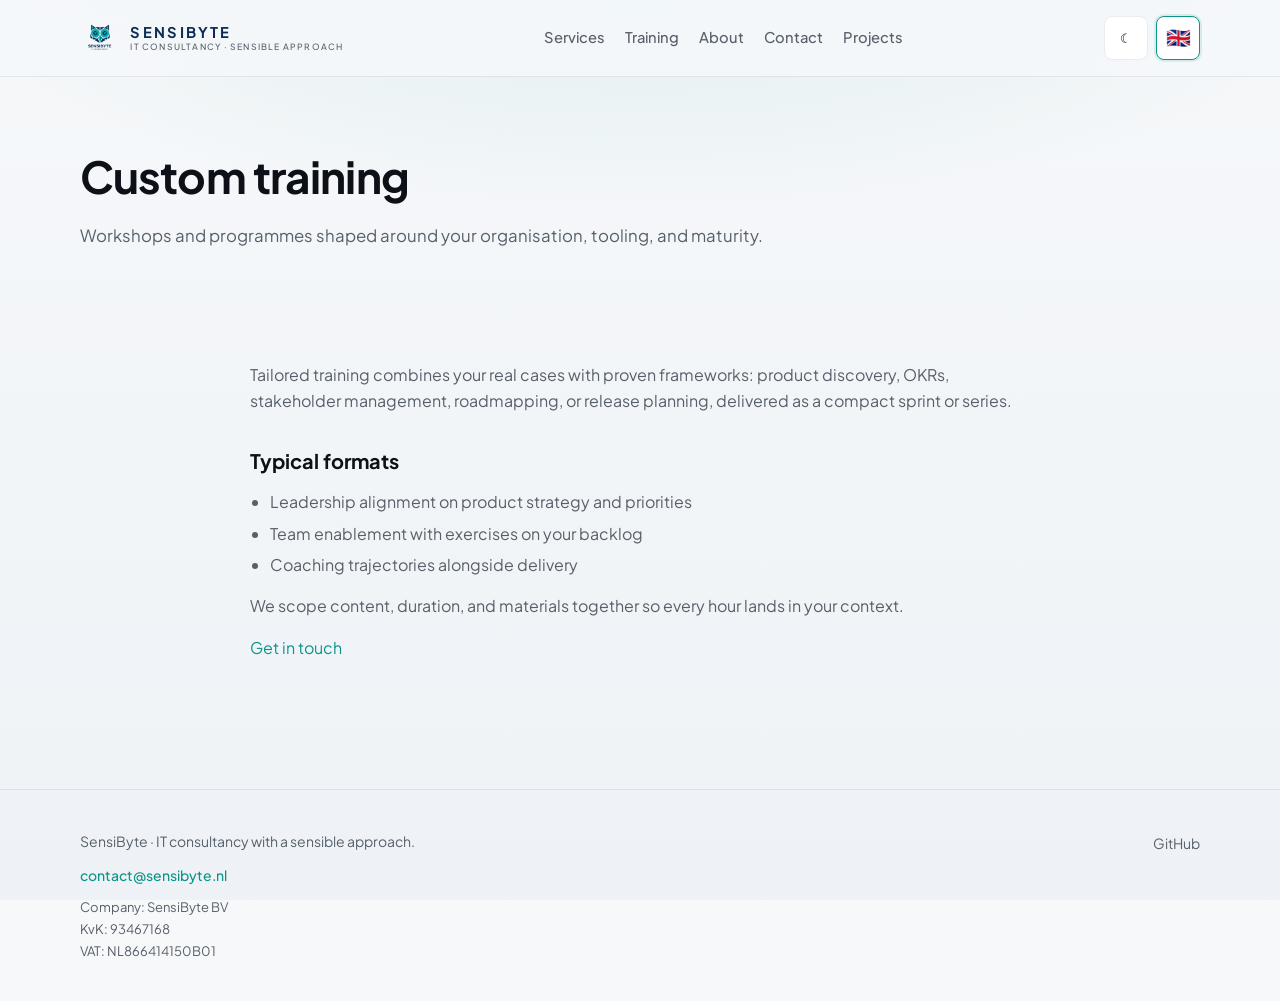
<file: training/custom.html>
<!DOCTYPE html>
<html lang="en">
  <head>
    <meta charset="utf-8" />
    <meta name="viewport" content="width=device-width, initial-scale=1" />
    <title data-i18n="training_custom.page_title">Training · Custom programmes · SensiByte</title>
    <meta name="description" content="Custom product management training: SensiByte." />
    <script>
      (function () {
        try {
          var t = localStorage.getItem("sensibyte-theme");
          if (t !== "light" && t !== "dark") {
            t = window.matchMedia("(prefers-color-scheme: dark)").matches ? "dark" : "light";
          }
          document.documentElement.setAttribute("data-theme", t);
        } catch (e) {
          document.documentElement.setAttribute("data-theme", "light");
        }
      })();
    </script>
    <link rel="preconnect" href="https://fonts.googleapis.com" />
    <link rel="preconnect" href="https://fonts.gstatic.com" crossorigin />
    <link
      href="https://fonts.googleapis.com/css2?family=Plus+Jakarta+Sans:ital,wght@0,400;0,500;0,600;0,700;1,400&display=swap"
      rel="stylesheet"
    />
    <link rel="stylesheet" href="../assets/css/styles.css" />
    <link rel="icon" href="../assets/images/sensibyte-logo.png" type="image/png" />
  </head>
  <body>
    <a class="skip-link" href="#main">Skip to content</a>

    <header class="site-header">
      <div class="wrap header-inner">
        <a class="brand" href="../index.html">
          <span class="owl-wrap" aria-hidden="true">
            <img
              class="brand-icon-img brand-icon-img--light"
              src="../assets/images/sensibyte-logo.png"
              alt=""
              decoding="async"
            />
            <img
              class="brand-icon-img brand-icon-img--dark"
              src="../assets/images/sensibyte-logo-dark.png"
              alt=""
              decoding="async"
            />
          </span>
          <span class="brand-text">
            <span class="brand-name" data-i18n="common.brand">SENSIBYTE</span>
            <span class="brand-tagline" data-i18n="common.tagline">PRODUCT · CONSULTANCY · TRAINING</span>
          </span>
        </a>

        <button type="button" class="icon-btn menu-toggle" data-menu-toggle aria-expanded="false" data-i18n-aria="common.open_menu" aria-label="Open menu">☰</button>

        <nav class="nav-wrap" aria-label="Primary">
          <div class="nav-main">
            <a href="../index.html#services" data-i18n="common.nav_services">Services</a>
            <div class="nav-item nav-item--dropdown">
              <a href="index.html" class="nav-training-trigger" aria-haspopup="true" data-i18n="common.nav_training">Training</a>
              <div class="nav-dropdown" role="group">
                <a href="index.html" data-i18n="common.nav_training_overview">Overview</a>
                <a href="design-thinking.html" data-i18n="common.nav_training_dt">Design Thinking</a>
                <a href="agile-vs-devops.html" data-i18n="common.nav_training_ad">Agile vs DevOps</a>
                <a href="custom.html" aria-current="page" data-i18n="common.nav_training_custom">Custom</a>
              </div>
            </div>
            <a href="../index.html#about" data-i18n="common.nav_about">About</a>
            <a href="../index.html#contact" data-i18n="common.nav_contact">Contact</a>
            <a href="../projects/index.html" data-i18n="common.nav_projects">Projects</a>
          </div>
        </nav>

        <div class="header-actions">
          <button type="button" class="icon-btn" data-theme-toggle aria-label="Toggle theme">☾</button>
          <div class="lang">
            <button type="button" class="lang-toggle" aria-expanded="false" aria-haspopup="listbox" aria-label="Language">🇬🇧</button>
            <div class="lang-panel" role="listbox" aria-label="Language">
              <button type="button" class="lang-option" data-lang="en" role="option" aria-selected="true">
                <span class="flag" aria-hidden="true">🇬🇧</span>
                <span data-i18n="common.lang_en">English</span>
                <span class="check" aria-hidden="true">✓</span>
              </button>
              <button type="button" class="lang-option" data-lang="nl" role="option" aria-selected="false">
                <span class="flag" aria-hidden="true">🇳🇱</span>
                <span data-i18n="common.lang_nl">Nederlands</span>
                <span class="check" aria-hidden="true">✓</span>
              </button>
            </div>
          </div>
        </div>
      </div>
    </header>

    <main id="main">
      <section class="page-hero">
        <div class="wrap">
          <h1 data-i18n="training_custom.title">Custom training</h1>
          <p class="page-lead" data-i18n="training_custom.lead"></p>
        </div>
      </section>

      <section>
        <div class="wrap prose">
          <p data-i18n="training_custom.body_p1"></p>
          <h2 data-i18n="training_custom.body_h2_1"></h2>
          <ul>
            <li data-i18n="training_custom.body_li_1"></li>
            <li data-i18n="training_custom.body_li_2"></li>
            <li data-i18n="training_custom.body_li_3"></li>
          </ul>
          <p data-i18n="training_custom.body_p2"></p>
          <p><a href="../index.html#contact" data-i18n="home.cta_contact">Get in touch</a></p>
        </div>
      </section>
    </main>

    <footer class="site-footer">
      <div class="wrap footer-inner">
        <div class="footer-col">
          <p data-i18n="common.footer_rights">SensiByte: product, consultancy & training.</p>
          <p class="footer-email">
            <a href="mailto:contact@sensibyte.nl" data-i18n="common.footer_email">contact@sensibyte.nl</a>
          </p>
          <div class="footer-legal">
            <p data-i18n="common.footer_company">Company: SensiByte BV</p>
            <p data-i18n="common.footer_kvk">KvK: 93467168</p>
            <p data-i18n="common.footer_vat">VAT: NL866414150B01</p>
          </div>
        </div>
        <div class="footer-links">
          <a href="https://github.com/SensiByteDeveloper" target="_blank" rel="noopener noreferrer" data-i18n="common.footer_github">GitHub</a>
        </div>
      </div>
    </footer>

    <script src="../assets/js/i18n.js?v=5"></script>
    <script src="../assets/js/app.js?v=5"></script>
  </body>
</html>
</file>
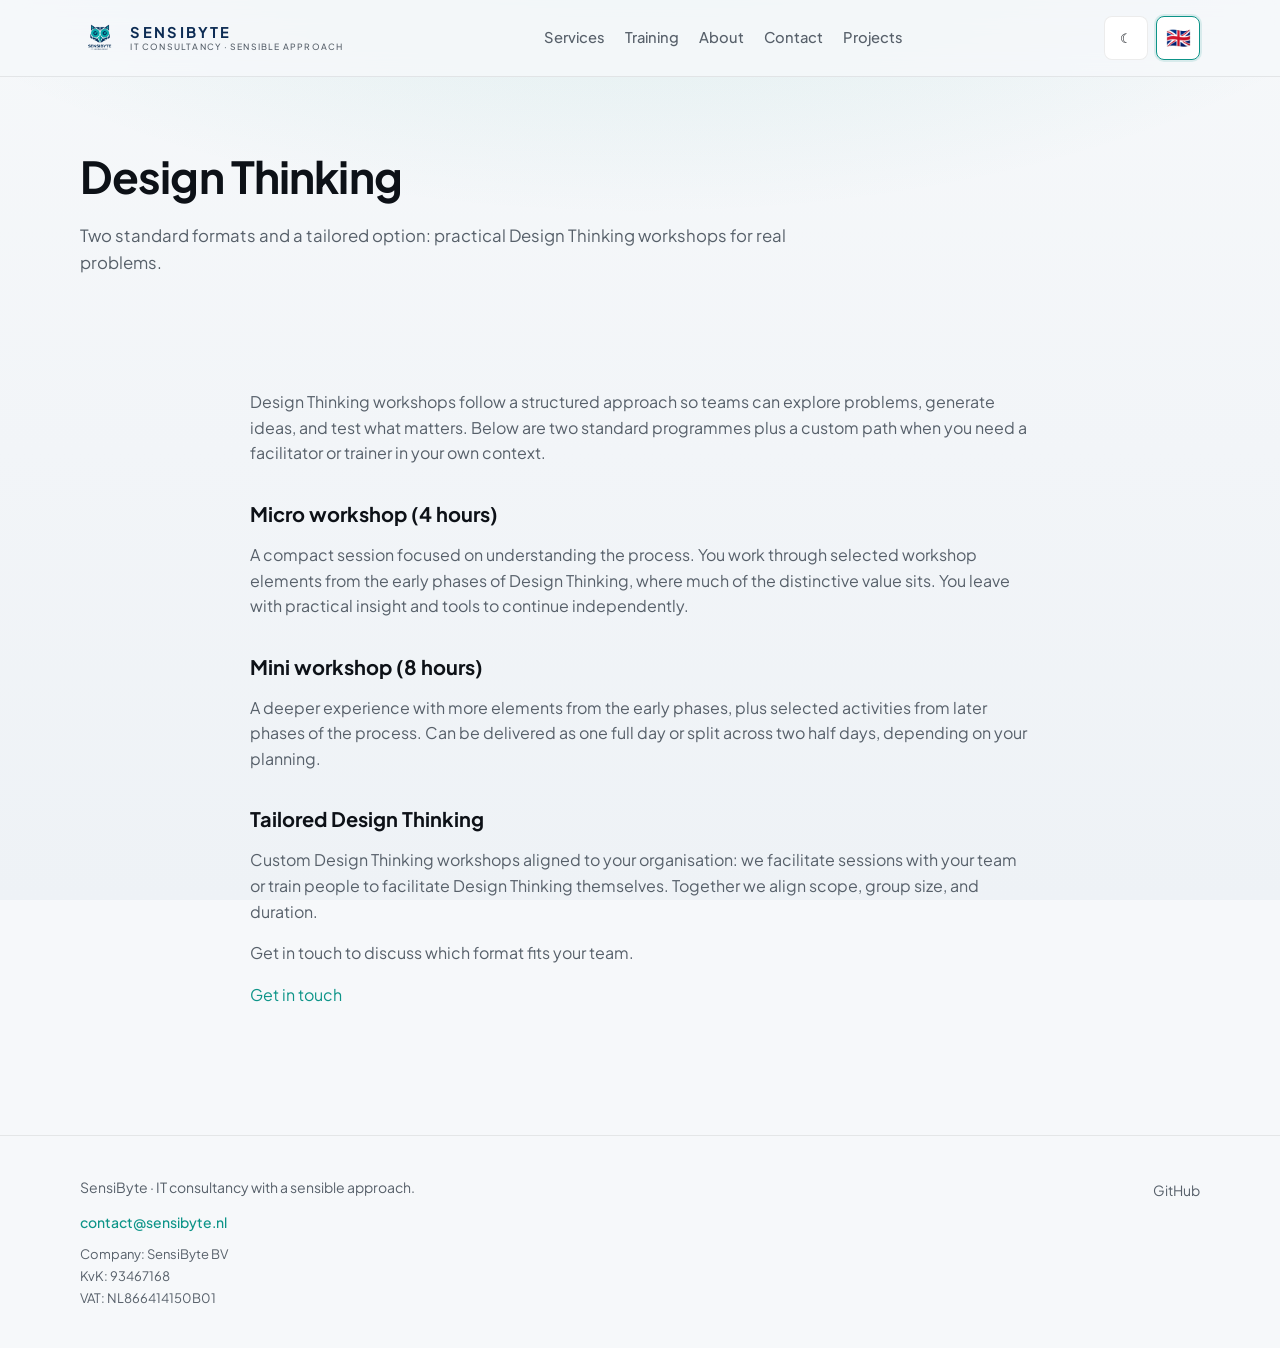
<file: training/design-thinking.html>
<!DOCTYPE html>
<html lang="en">
  <head>
    <meta charset="utf-8" />
    <meta name="viewport" content="width=device-width, initial-scale=1" />
    <title data-i18n="training_dt.page_title">Training · Design Thinking · SensiByte</title>
    <meta
      name="description"
      content="Design Thinking Micro and Mini workshops, plus tailored facilitation or train the trainer. SensiByte."
    />
    <script>
      (function () {
        try {
          var t = localStorage.getItem("sensibyte-theme");
          if (t !== "light" && t !== "dark") {
            t = window.matchMedia("(prefers-color-scheme: dark)").matches ? "dark" : "light";
          }
          document.documentElement.setAttribute("data-theme", t);
        } catch (e) {
          document.documentElement.setAttribute("data-theme", "light");
        }
      })();
    </script>
    <link rel="preconnect" href="https://fonts.googleapis.com" />
    <link rel="preconnect" href="https://fonts.gstatic.com" crossorigin />
    <link
      href="https://fonts.googleapis.com/css2?family=Plus+Jakarta+Sans:ital,wght@0,400;0,500;0,600;0,700;1,400&display=swap"
      rel="stylesheet"
    />
    <link rel="stylesheet" href="../assets/css/styles.css" />
    <link rel="icon" href="../assets/images/sensibyte-logo.png" type="image/png" />
  </head>
  <body>
    <a class="skip-link" href="#main">Skip to content</a>

    <header class="site-header">
      <div class="wrap header-inner">
        <a class="brand" href="../index.html">
          <span class="owl-wrap" aria-hidden="true">
            <img
              class="brand-icon-img brand-icon-img--light"
              src="../assets/images/sensibyte-logo.png"
              alt=""
              decoding="async"
            />
            <img
              class="brand-icon-img brand-icon-img--dark"
              src="../assets/images/sensibyte-logo-dark.png"
              alt=""
              decoding="async"
            />
          </span>
          <span class="brand-text">
            <span class="brand-name" data-i18n="common.brand">SENSIBYTE</span>
            <span class="brand-tagline" data-i18n="common.tagline">PRODUCT · CONSULTANCY · TRAINING</span>
          </span>
        </a>

        <button type="button" class="icon-btn menu-toggle" data-menu-toggle aria-expanded="false" data-i18n-aria="common.open_menu" aria-label="Open menu">☰</button>

        <nav class="nav-wrap" aria-label="Primary">
          <div class="nav-main">
            <a href="../index.html#services" data-i18n="common.nav_services">Services</a>
            <div class="nav-item nav-item--dropdown">
              <a href="index.html" class="nav-training-trigger" aria-haspopup="true" data-i18n="common.nav_training">Training</a>
              <div class="nav-dropdown" role="group">
                <a href="index.html" data-i18n="common.nav_training_overview">Overview</a>
                <a href="design-thinking.html" aria-current="page" data-i18n="common.nav_training_dt">Design Thinking</a>
                <a href="agile-vs-devops.html" data-i18n="common.nav_training_ad">Agile vs DevOps</a>
                <a href="custom.html" data-i18n="common.nav_training_custom">Custom</a>
              </div>
            </div>
            <a href="../index.html#about" data-i18n="common.nav_about">About</a>
            <a href="../index.html#contact" data-i18n="common.nav_contact">Contact</a>
            <a href="../projects/index.html" data-i18n="common.nav_projects">Projects</a>
          </div>
        </nav>

        <div class="header-actions">
          <button type="button" class="icon-btn" data-theme-toggle aria-label="Toggle theme">☾</button>
          <div class="lang">
            <button type="button" class="lang-toggle" aria-expanded="false" aria-haspopup="listbox" aria-label="Language">🇬🇧</button>
            <div class="lang-panel" role="listbox" aria-label="Language">
              <button type="button" class="lang-option" data-lang="en" role="option" aria-selected="true">
                <span class="flag" aria-hidden="true">🇬🇧</span>
                <span data-i18n="common.lang_en">English</span>
                <span class="check" aria-hidden="true">✓</span>
              </button>
              <button type="button" class="lang-option" data-lang="nl" role="option" aria-selected="false">
                <span class="flag" aria-hidden="true">🇳🇱</span>
                <span data-i18n="common.lang_nl">Nederlands</span>
                <span class="check" aria-hidden="true">✓</span>
              </button>
            </div>
          </div>
        </div>
      </div>
    </header>

    <main id="main">
      <section class="page-hero">
        <div class="wrap">
          <h1 data-i18n="training_dt.title">Design Thinking</h1>
          <p class="page-lead" data-i18n="training_dt.lead"></p>
        </div>
      </section>

      <section>
        <div class="wrap prose">
          <p data-i18n="training_dt.body_p1"></p>
          <h2 data-i18n="training_dt.micro_h2"></h2>
          <p data-i18n="training_dt.micro_body"></p>
          <h2 data-i18n="training_dt.mini_h2"></h2>
          <p data-i18n="training_dt.mini_body"></p>
          <h2 data-i18n="training_dt.custom_h2"></h2>
          <p data-i18n="training_dt.custom_body"></p>
          <p data-i18n="training_dt.body_closing"></p>
          <p><a href="../index.html#contact" data-i18n="home.cta_contact">Get in touch</a></p>
        </div>
      </section>
    </main>

    <footer class="site-footer">
      <div class="wrap footer-inner">
        <div class="footer-col">
          <p data-i18n="common.footer_rights">SensiByte: product, consultancy & training.</p>
          <p class="footer-email">
            <a href="mailto:contact@sensibyte.nl" data-i18n="common.footer_email">contact@sensibyte.nl</a>
          </p>
          <div class="footer-legal">
            <p data-i18n="common.footer_company">Company: SensiByte BV</p>
            <p data-i18n="common.footer_kvk">KvK: 93467168</p>
            <p data-i18n="common.footer_vat">VAT: NL866414150B01</p>
          </div>
        </div>
        <div class="footer-links">
          <a href="https://github.com/SensiByteDeveloper" target="_blank" rel="noopener noreferrer" data-i18n="common.footer_github">GitHub</a>
        </div>
      </div>
    </footer>

    <script src="../assets/js/i18n.js?v=5"></script>
    <script src="../assets/js/app.js?v=5"></script>
  </body>
</html>
</file>
<file: assets/css/styles.css>
/* SensiByte: Framer-inspired, dark/light, teal accents */

:root {
  color-scheme: light dark;
  --font-sans: "Plus Jakarta Sans", system-ui, -apple-system, sans-serif;
  --radius-sm: 8px;
  --radius-md: 14px;
  --radius-lg: 22px;
  --shadow-soft: 0 24px 80px rgba(0, 0, 0, 0.12);
  --transition: 0.22s ease;
}

[data-theme="light"] {
  --bg: #f6f8fa;
  --bg-elevated: #ffffff;
  --bg-muted: #eef2f6;
  --text: #0d1117;
  --text-muted: #57606a;
  --border: rgba(13, 17, 23, 0.08);
  --accent: #0d9488;
  --accent-dim: rgba(13, 148, 136, 0.12);
  --accent-glow: rgba(45, 212, 191, 0.35);
  /* Sensibyte mark: navy + teal (flat) */
  --logo-navy: #0d2c54;
  --logo-teal: #14a085;
  --logo-pupil: #0d2c54;
  --logo-white: #ffffff;
  --hero-gradient: radial-gradient(
      ellipse 120% 80% at 50% -20%,
      rgba(13, 148, 136, 0.15),
      transparent 55%
    ),
    linear-gradient(180deg, #f6f8fa 0%, #eef2f6 100%);
}

[data-theme="dark"] {
  --bg: #0a0c0f;
  --bg-elevated: #12151a;
  --bg-muted: #1a1f27;
  --text: #f0f4f8;
  --text-muted: #8b9aab;
  --border: rgba(240, 244, 248, 0.08);
  --accent: #2dd4bf;
  --accent-dim: rgba(45, 212, 191, 0.12);
  --accent-glow: rgba(45, 212, 191, 0.45);
  --logo-navy: #e8eef4;
  --logo-teal: #14a085;
  --logo-pupil: #061018;
  --logo-white: rgba(255, 255, 255, 0.95);
  --hero-gradient: linear-gradient(180deg, #0a0c0f 0%, #12151a 100%);
}

*,
*::before,
*::after {
  box-sizing: border-box;
}

html {
  scroll-behavior: smooth;
}

body {
  margin: 0;
  font-family: var(--font-sans);
  font-size: 16px;
  line-height: 1.6;
  color: var(--text);
  background: var(--bg);
  background-image: var(--hero-gradient);
  background-attachment: fixed;
  min-height: 100vh;
  -webkit-font-smoothing: antialiased;
}

a {
  color: var(--accent);
  text-decoration: none;
  transition: opacity var(--transition);
}

a:hover {
  opacity: 0.85;
}

img,
svg {
  max-width: 100%;
  height: auto;
}

.skip-link {
  position: absolute;
  left: -9999px;
  top: 0.75rem;
  z-index: 100;
  padding: 0.5rem 1rem;
  background: var(--accent);
  color: #0a0c0f;
  border-radius: var(--radius-sm);
  font-weight: 600;
}

.skip-link:focus {
  left: 0.75rem;
}

/* Layout */
.wrap {
  width: min(1120px, calc(100% - 3rem));
  margin-inline: auto;
}

/* Header */
.site-header {
  position: sticky;
  top: 0;
  z-index: 50;
  backdrop-filter: blur(14px);
  background: color-mix(in srgb, var(--bg) 82%, transparent);
  border-bottom: 1px solid var(--border);
}

.header-inner {
  display: flex;
  align-items: center;
  justify-content: space-between;
  gap: 1rem;
  padding: 1rem 0;
  flex-wrap: wrap;
}

.brand {
  display: flex;
  align-items: center;
  gap: 0.65rem;
  color: var(--text);
  font-weight: 700;
  text-decoration: none;
}

.brand:hover {
  opacity: 1;
}

.brand-text {
  display: flex;
  flex-direction: column;
  gap: 0.12rem;
  line-height: 1.05;
  min-width: 0;
}

.brand-name {
  font-size: 0.92rem;
  font-weight: 700;
  letter-spacing: 0.16em;
  color: var(--logo-navy);
  text-transform: uppercase;
}

.brand-tagline {
  font-size: 0.54rem;
  font-weight: 500;
  letter-spacing: 0.14em;
  color: var(--text-muted);
  text-transform: uppercase;
}

[data-theme="dark"] .brand-name {
  color: var(--text);
}

.brand .owl-wrap {
  width: 40px;
  height: 40px;
  flex-shrink: 0;
  overflow: hidden;
  border-radius: 10px;
}

.brand-icon-img {
  display: block;
  width: 100%;
  height: 100%;
  object-fit: contain;
  object-position: center;
  transition: filter var(--transition);
}

[data-theme="dark"] .brand .owl-wrap {
  overflow: visible;
}

@media (max-width: 420px) {
  .brand-tagline {
    display: none;
  }
}

.nav-wrap {
  display: flex;
  align-items: center;
}

.nav-main {
  display: flex;
  align-items: center;
  gap: 0.25rem 1.25rem;
  flex-wrap: wrap;
  min-height: 44px;
}

.nav-main a {
  color: var(--text-muted);
  font-size: 0.92rem;
  font-weight: 500;
  line-height: 1.2;
  display: inline-flex;
  align-items: center;
}

.nav-main a:hover,
.nav-main a[aria-current="page"] {
  color: var(--text);
}

.nav-item--dropdown {
  position: relative;
  display: inline-flex;
  align-items: center;
}

/* Onzichtbare hover-brug (geen padding op item = zelfde verticale uitlijning als andere links) */
.nav-item--dropdown::after {
  content: "";
  position: absolute;
  left: 0;
  top: 100%;
  width: 100%;
  height: 0.55rem;
  z-index: 55;
}

.nav-dropdown {
  position: absolute;
  top: 100%;
  left: 0;
  min-width: 220px;
  padding: 0.35rem 0;
  margin: 0;
  list-style: none;
  background: var(--bg-elevated);
  border: 1px solid var(--border);
  border-radius: var(--radius-md);
  box-shadow: var(--shadow-soft);
  z-index: 60;
  opacity: 0;
  visibility: hidden;
  transform: translateY(-6px);
  transition: opacity 0.18s ease, visibility 0.18s ease, transform 0.18s ease;
  pointer-events: none;
}

.nav-item--dropdown:hover .nav-dropdown,
.nav-item--dropdown:focus-within .nav-dropdown {
  opacity: 1;
  visibility: visible;
  transform: translateY(0);
  pointer-events: auto;
}

.nav-dropdown a {
  display: block;
  padding: 0.45rem 1rem;
  color: var(--text-muted);
  font-size: 0.88rem;
  font-weight: 500;
  text-decoration: none;
  white-space: nowrap;
}

.nav-dropdown a:hover {
  background: var(--bg-muted);
  color: var(--text);
  opacity: 1;
}

.nav-dropdown a[aria-current="page"] {
  color: var(--text);
  font-weight: 600;
}

.header-actions {
  display: flex;
  align-items: center;
  gap: 0.5rem;
  min-height: 44px;
}

/* Buttons */
.btn {
  display: inline-flex;
  align-items: center;
  justify-content: center;
  gap: 0.5rem;
  padding: 0.65rem 1.15rem;
  font-family: inherit;
  font-size: 0.9rem;
  font-weight: 600;
  border-radius: var(--radius-md);
  border: 1px solid transparent;
  cursor: pointer;
  transition: background var(--transition), border-color var(--transition),
    box-shadow var(--transition), color var(--transition);
}

.btn-primary {
  background: var(--accent);
  color: #04120f;
  box-shadow: 0 0 0 1px var(--accent-dim);
}

.btn-primary:hover {
  opacity: 1;
  box-shadow: 0 0 24px var(--accent-glow);
}

.btn-ghost {
  background: transparent;
  color: var(--text);
  border-color: var(--border);
}

.btn-ghost:hover {
  background: var(--bg-muted);
  border-color: var(--border);
  opacity: 1;
}

.icon-btn {
  width: 44px;
  height: 44px;
  padding: 0;
  border-radius: var(--radius-sm);
  border: 1px solid var(--border);
  background: var(--bg-elevated);
  color: var(--text);
  cursor: pointer;
  display: inline-flex;
  align-items: center;
  justify-content: center;
  transition: border-color var(--transition), box-shadow var(--transition);
}

.icon-btn:hover {
  border-color: var(--accent);
  box-shadow: 0 0 0 3px var(--accent-dim);
}

/* Language dropdown (Framer-style) */
.lang {
  position: relative;
}

.lang-toggle {
  width: 44px;
  height: 44px;
  border-radius: var(--radius-sm);
  border: 1px solid var(--accent);
  background: var(--bg-elevated);
  font-size: 1.25rem;
  line-height: 1;
  cursor: pointer;
  display: inline-flex;
  align-items: center;
  justify-content: center;
  box-shadow: 0 0 0 2px var(--accent-dim);
  transition: box-shadow var(--transition);
}

.lang-toggle:hover,
.lang-toggle[aria-expanded="true"] {
  box-shadow: 0 0 0 3px var(--accent-glow);
}

.lang-panel {
  position: absolute;
  right: 0;
  top: calc(100% + 8px);
  min-width: 220px;
  padding: 0.35rem;
  background: var(--bg-elevated);
  border: 1px solid var(--border);
  border-radius: var(--radius-md);
  box-shadow: var(--shadow-soft);
  opacity: 0;
  visibility: hidden;
  transform: translateY(-6px);
  transition: opacity var(--transition), transform var(--transition),
    visibility var(--transition);
  z-index: 60;
}

.lang.open .lang-panel {
  opacity: 1;
  visibility: visible;
  transform: translateY(0);
}

.lang-option {
  display: flex;
  align-items: center;
  gap: 0.65rem;
  width: 100%;
  padding: 0.65rem 0.85rem;
  border: none;
  border-radius: var(--radius-sm);
  background: transparent;
  color: var(--text);
  font-family: inherit;
  font-size: 0.8rem;
  font-weight: 600;
  letter-spacing: 0.06em;
  text-transform: uppercase;
  cursor: pointer;
  text-align: left;
}

.lang-option:hover {
  background: var(--bg-muted);
}

.lang-option .flag {
  font-size: 1.2rem;
  line-height: 1;
}

.lang-option .check {
  margin-left: auto;
  color: #22c55e;
  font-size: 1rem;
  opacity: 0;
}

.lang-option[aria-selected="true"] .check {
  opacity: 1;
}

/* Hero */
.hero {
  padding: clamp(3rem, 10vw, 6rem) 0 clamp(4rem, 12vw, 7rem);
}

.hero-grid {
  display: grid;
  grid-template-columns: 1fr;
  gap: 2.5rem;
  align-items: start;
}

@media (min-width: 900px) {
  .hero-grid {
    grid-template-columns: minmax(0, 1.15fr) minmax(0, 0.85fr);
    gap: clamp(2rem, 4vw, 3.5rem);
    align-items: start;
  }
}

.hero-grid > div:first-child {
  min-width: 0;
}

.hero-badge {
  display: inline-flex;
  align-items: center;
  gap: 0.5rem;
  padding: 0.35rem 0.85rem;
  border-radius: 999px;
  background: var(--accent-dim);
  color: var(--accent);
  font-size: 0.75rem;
  font-weight: 700;
  letter-spacing: 0.08em;
  text-transform: uppercase;
  margin-bottom: 1.25rem;
}

.hero-title,
.hero h1 {
  margin: 0 0 1rem;
  font-size: clamp(2.35rem, 5.5vw, 3.75rem);
  font-weight: 700;
  letter-spacing: -0.035em;
  line-height: 1.12;
  max-width: 100%;
  text-wrap: balance;
}

.hero-lead {
  margin: 0 0 1.5rem;
  font-size: clamp(1.125rem, 2.1vw, 1.3rem);
  color: var(--text-muted);
  max-width: min(48ch, 100%);
  line-height: 1.5;
}

.hero-quote-block {
  margin: 0 0 1.75rem;
  padding-left: 1rem;
  border-left: 3px solid var(--accent);
  font-size: clamp(1.05rem, 2.2vw, 1.28rem);
  font-weight: 600;
  font-style: italic;
  letter-spacing: -0.02em;
  line-height: 1.4;
  color: var(--text);
  max-width: min(44ch, 100%);
}

.hero-quote-line {
  margin: 0;
}

.hero-quote-line + .hero-quote-line {
  margin-top: 0.4rem;
}

.hero-cta {
  display: flex;
  flex-wrap: wrap;
  gap: 0.75rem;
}

.hero-visual {
  display: none;
}

@media (min-width: 900px) {
  .hero-visual {
    display: flex;
    justify-content: center;
    align-items: flex-start;
    width: 100%;
    padding-top: 0.35rem;
  }
}

.hero-card {
  width: min(100%, 380px);
  border-radius: var(--radius-lg);
  background: var(--bg-elevated);
  border: 1px solid var(--border);
  box-shadow: var(--shadow-soft);
  display: flex;
  align-items: center;
  justify-content: center;
  padding: clamp(2rem, 5vw, 2.75rem);
}

.hero-logo-lockup {
  display: flex;
  flex-direction: column;
  align-items: center;
  text-align: center;
  max-width: min(300px, 100%);
}

.hero-logo-img {
  display: block;
  width: 100%;
  height: auto;
  max-width: 280px;
  transition: filter var(--transition);
}

.brand-icon-img--dark,
.hero-logo-img--dark {
  display: none;
}

[data-theme="dark"] .brand-icon-img--light,
[data-theme="dark"] .hero-logo-img--light {
  display: none;
}

[data-theme="dark"] .brand-icon-img--dark,
[data-theme="dark"] .hero-logo-img--dark {
  display: block;
}

/* Sections */
section {
  padding: clamp(3rem, 8vw, 5rem) 0;
}

.section-head {
  margin-bottom: 2.5rem;
}

.section-kicker {
  font-size: 0.75rem;
  font-weight: 700;
  letter-spacing: 0.12em;
  text-transform: uppercase;
  color: var(--accent);
  margin: 0 0 0.5rem;
}

.section-title {
  margin: 0;
  font-size: clamp(1.75rem, 3vw, 2.25rem);
  font-weight: 700;
  letter-spacing: -0.02em;
}

.section-desc {
  margin: 0.75rem 0 0;
  color: var(--text-muted);
  max-width: 52ch;
}

/* Cards grid */
.cards {
  display: grid;
  grid-template-columns: 1fr;
  gap: 1.25rem;
}

@media (min-width: 700px) {
  .cards {
    grid-template-columns: repeat(3, 1fr);
  }
}

.card {
  padding: 1.5rem 1.35rem;
  border-radius: var(--radius-md);
  background: var(--bg-elevated);
  border: 1px solid var(--border);
  transition: border-color var(--transition), box-shadow var(--transition);
}

.card:hover {
  border-color: color-mix(in srgb, var(--accent) 35%, var(--border));
  box-shadow: 0 12px 40px rgba(0, 0, 0, 0.06);
}

.card h3 {
  margin: 0 0 0.5rem;
  font-size: 1.1rem;
  font-weight: 600;
}

.card p {
  margin: 0;
  font-size: 0.95rem;
  color: var(--text-muted);
}

.card-num {
  font-size: 0.7rem;
  font-weight: 700;
  letter-spacing: 0.1em;
  color: var(--accent);
  margin-bottom: 0.75rem;
}

.card-cta {
  display: inline-flex;
  margin-top: 1rem;
  font-size: 0.88rem;
  font-weight: 600;
  color: var(--accent);
  text-decoration: none;
}

.card-cta:hover {
  text-decoration: underline;
}

/* About (philosophy + flow visual) */
.visually-hidden {
  position: absolute;
  width: 1px;
  height: 1px;
  padding: 0;
  margin: -1px;
  overflow: hidden;
  clip: rect(0, 0, 0, 0);
  white-space: nowrap;
  border: 0;
}

.about-head.section-head {
  margin-bottom: 0;
}

.about-copy {
  display: flex;
  flex-direction: column;
  gap: clamp(1.35rem, 3vw, 1.85rem);
  min-width: 0;
}

.about-lede {
  display: flex;
  flex-direction: column;
  gap: 0.65rem;
}

.about-tagline {
  margin: 0;
  font-size: 0.78rem;
  font-weight: 700;
  letter-spacing: 0.11em;
  text-transform: uppercase;
  color: var(--accent);
}

.about-quote {
  margin: 0;
  padding-left: 1rem;
  border-left: 3px solid var(--accent);
  font-size: clamp(1.05rem, 2vw, 1.28rem);
  font-weight: 600;
  font-style: italic;
  letter-spacing: -0.02em;
  line-height: 1.4;
  color: var(--text);
  max-width: 48ch;
}

.about-quote p {
  margin: 0;
}

.about-details {
  display: flex;
  flex-direction: column;
  gap: 1rem;
  padding-top: 0.15rem;
  border-top: 1px solid var(--border);
  margin-top: 0.1rem;
}

.about-prose {
  margin: 0;
  font-size: 1rem;
  line-height: 1.65;
  color: var(--text-muted);
  max-width: 54ch;
}

.about-layout {
  display: grid;
  gap: 2.75rem;
  align-items: start;
}

@media (min-width: 900px) {
  .about-layout {
    grid-template-columns: minmax(0, 1fr) minmax(260px, 320px);
    gap: clamp(2rem, 5vw, 3.5rem);
    align-items: start;
  }
}

.about-visual {
  margin: 0;
  display: flex;
  flex-direction: column;
  align-items: center;
  gap: 0;
  justify-self: center;
}

@media (min-width: 900px) {
  .about-visual {
    justify-self: end;
    padding-top: 0.35rem;
  }
}

.about-flow {
  width: 100%;
  max-width: 300px;
  display: flex;
  flex-direction: column;
  align-items: stretch;
  gap: 1rem;
  color: var(--accent);
}

.about-flow-svg {
  display: block;
  width: 100%;
  height: auto;
}

.about-flow-node--mid {
  fill: color-mix(in srgb, var(--accent) 16%, transparent);
}

.about-phases {
  list-style: none;
  margin: 0;
  padding: 0;
  display: grid;
  grid-template-columns: repeat(3, minmax(0, 1fr));
  gap: 0.35rem 0.5rem;
  width: 100%;
  text-align: center;
  font-size: 0.8rem;
  font-weight: 600;
  letter-spacing: -0.01em;
  color: var(--text-muted);
  line-height: 1.3;
}

.about-phases li {
  margin: 0;
}

/* Contact */
.contact-box {
  padding: 2rem;
  border-radius: var(--radius-lg);
  background: var(--bg-elevated);
  border: 1px solid var(--border);
  max-width: 560px;
}

.contact-box p {
  margin: 0 0 1rem;
  color: var(--text-muted);
}

.contact-links {
  display: flex;
  flex-wrap: wrap;
  gap: 0.75rem;
}

/* Footer */
.site-footer {
  padding: 2.5rem 0;
  border-top: 1px solid var(--border);
  margin-top: 2rem;
}

.footer-inner {
  display: flex;
  flex-wrap: wrap;
  gap: 1.25rem;
  justify-content: space-between;
  align-items: flex-start;
  font-size: 0.875rem;
  color: var(--text-muted);
}

.footer-col {
  display: flex;
  flex-direction: column;
  gap: 0.75rem;
  max-width: 40rem;
}

.footer-col > p:first-child {
  margin: 0;
  color: var(--text-muted);
}

.footer-email {
  margin: 0;
}

.footer-email a {
  color: var(--accent);
  font-weight: 500;
}

.footer-email a:hover {
  opacity: 0.9;
}

.footer-legal {
  display: flex;
  flex-direction: column;
  gap: 0.2rem;
  font-size: 0.8125rem;
  line-height: 1.45;
  color: var(--text-muted);
}

.footer-legal p {
  margin: 0;
}

.footer-links {
  display: flex;
  gap: 1.25rem;
  justify-content: flex-end;
  padding-top: 0.15rem;
}

.footer-links a {
  color: var(--text-muted);
}

.footer-links a:hover {
  color: var(--text);
  opacity: 1;
}

/* Page content (subpages) */
.page-hero {
  padding: clamp(2.5rem, 6vw, 4rem) 0 2rem;
}

.page-hero--split {
  padding-bottom: 1.5rem;
}

.page-hero-inner {
  display: grid;
  gap: 2rem;
  align-items: center;
}

@media (min-width: 768px) {
  .page-hero-inner {
    grid-template-columns: minmax(0, 1.15fr) minmax(200px, 260px);
    gap: clamp(1.5rem, 4vw, 2.75rem);
  }
}

.page-hero-figure {
  margin: 0;
  border-radius: var(--radius-lg);
  overflow: hidden;
  border: 1px solid var(--border);
  box-shadow: var(--shadow-soft);
  background: var(--bg-elevated);
}

.page-hero-img {
  display: block;
  width: 100%;
  height: auto;
  aspect-ratio: 4 / 5;
  object-fit: cover;
}

.page-hero h1 {
  margin: 0 0 0.75rem;
  font-size: clamp(2rem, 4vw, 2.75rem);
  font-weight: 700;
  letter-spacing: -0.02em;
}

.page-lead {
  margin: 0;
  color: var(--text-muted);
  font-size: 1.05rem;
  max-width: 60ch;
}

.page-intro {
  margin: 1rem 0 0;
  color: var(--text-muted);
  font-size: 1.05rem;
  line-height: 1.6;
  max-width: 60ch;
}

.page-list-footer {
  margin-top: 1.5rem;
}

.page-list-footer a {
  font-weight: 600;
}

.prose {
  max-width: 65ch;
}

.prose h2 {
  margin: 2rem 0 0.75rem;
  font-size: 1.25rem;
}

.prose p,
.prose ul {
  margin: 0 0 1rem;
  color: var(--text-muted);
}

.prose ul {
  padding-left: 1.25rem;
}

.prose li {
  margin-bottom: 0.35rem;
}

/* Project / training list */
.link-grid {
  display: grid;
  gap: 1rem;
}

.link-card {
  display: flex;
  flex-direction: column;
  gap: 0.35rem;
  padding: 1.25rem 1.35rem;
  border-radius: var(--radius-md);
  background: var(--bg-elevated);
  border: 1px solid var(--border);
  color: inherit;
  transition: border-color var(--transition), transform var(--transition);
}

.link-card:hover {
  border-color: color-mix(in srgb, var(--accent) 40%, var(--border));
  transform: translateY(-2px);
  opacity: 1;
}

.link-card--static {
  cursor: default;
  border-style: dashed;
}

.link-card--static:hover {
  transform: none;
  border-color: var(--border);
  opacity: 1;
}

.link-card--project {
  text-decoration: none;
}

.link-card--project .project-card-kicker {
  display: block;
  font-size: 0.72rem;
  font-weight: 600;
  letter-spacing: 0.04em;
  text-transform: uppercase;
  color: color-mix(in srgb, var(--accent) 85%, var(--text-muted));
}

.link-card--project .project-card-url {
  display: inline-block;
  margin-top: 0.35rem;
  font-size: 0.85rem;
  font-weight: 600;
  color: var(--accent);
}

.link-card strong {
  font-size: 1.05rem;
}

.link-card span {
  font-size: 0.9rem;
  color: var(--text-muted);
}

/* Training overview: tighter hero, balanced columns, compact cards section */
.page-training-overview > section:first-child {
  padding-top: clamp(2rem, 5vw, 3.25rem);
  padding-bottom: 0;
}

.page-training-overview > section:nth-child(2) {
  padding-top: clamp(1rem, 2.5vw, 1.5rem);
  padding-bottom: clamp(2.5rem, 8vw, 5rem);
}

.page-training-overview .page-hero-inner {
  gap: 1.25rem 1.5rem;
  align-items: center;
}

@media (min-width: 768px) {
  .page-training-overview .page-hero-inner {
    grid-template-columns: minmax(0, 2fr) minmax(0, 1fr);
    gap: 1.25rem clamp(1.25rem, 3vw, 2rem);
    align-items: stretch;
  }
}

.page-training-overview .page-hero-copy {
  min-width: 0;
  justify-self: start;
  text-align: start;
}

@media (min-width: 768px) {
  .page-training-overview .page-hero-copy {
    display: flex;
    flex-direction: column;
    justify-content: center;
    align-self: stretch;
    padding-block: 0.15rem;
  }
}

.page-training-overview .page-hero-copy .page-lead-group {
  display: flex;
  flex-direction: column;
  gap: 0.75rem;
}

.page-training-overview .page-hero-copy .page-lead-group .page-lead {
  margin: 0;
  font-size: clamp(1.05rem, 1.9vw, 1.15rem);
  line-height: 1.58;
  max-width: none;
}

.page-training-overview .page-hero-figure {
  max-width: 240px;
  margin-inline: auto;
  background: transparent;
  border: none;
  box-shadow: var(--shadow-soft);
  overflow: hidden;
}

@media (min-width: 768px) {
  .page-training-overview .page-hero-figure {
    margin-inline: 0;
    justify-self: stretch;
    align-self: stretch;
    max-width: none;
    width: 100%;
    min-height: clamp(8.75rem, 16.8vw, 11.6rem);
    display: flex;
    flex-direction: column;
    overflow: hidden;
  }
}

.page-training-overview .page-hero-img {
  display: block;
  width: 100%;
  height: auto;
  aspect-ratio: 5 / 6;
  object-fit: cover;
  object-position: center 38%;
}

@media (min-width: 768px) {
  .page-training-overview .page-hero-img {
    flex: 1 1 auto;
    width: 100%;
    min-height: 0;
    height: 100%;
    aspect-ratio: unset;
    object-fit: cover;
    object-position: center 38%;
  }
}

@media (max-width: 767px) {
  .page-training-overview .page-hero-img {
    max-height: min(58vw, 300px);
    width: 100%;
    height: auto;
    min-height: 0;
    aspect-ratio: 5 / 6;
    object-fit: cover;
    object-position: center 38%;
  }
}

.page-training-overview .link-grid {
  grid-template-columns: 1fr;
}

/* Hidden page notice */
.hidden-banner {
  padding: 0.75rem 1rem;
  border-radius: var(--radius-sm);
  background: var(--accent-dim);
  color: var(--text);
  font-size: 0.85rem;
  margin-bottom: 1.5rem;
  border: 1px solid var(--border);
}

/* Mobile menu (simple) */
.menu-toggle {
  display: none;
}

@media (max-width: 768px) {
  .menu-toggle {
    display: inline-flex;
  }

  .nav-wrap {
    width: 100%;
    order: 3;
    flex-basis: 100%;
    display: none;
    flex-direction: column;
    align-items: flex-start;
    gap: 0.5rem;
    padding-top: 0.5rem;
    min-height: 0;
  }

  .nav-wrap.open {
    display: flex;
  }

  .header-inner {
    align-items: flex-start;
  }

  .nav-main {
    flex-direction: column;
    align-items: flex-start;
    width: 100%;
    gap: 0.35rem;
    min-height: 0;
  }

  .nav-item--dropdown {
    width: 100%;
    display: flex;
    flex-direction: column;
    align-items: stretch;
    gap: 0.2rem;
  }

  .nav-item--dropdown > a {
    align-self: flex-start;
  }

  .nav-item--dropdown::after {
    display: none;
  }

  .nav-dropdown {
    position: static;
    opacity: 1;
    visibility: visible;
    transform: none;
    pointer-events: auto;
    display: flex;
    flex-direction: column;
    align-items: stretch;
    gap: 0.25rem;
    padding: 0.15rem 0 0.15rem 1rem;
    margin: 0 0 0 0.35rem;
    min-width: 0;
    border: none;
    border-left: 2px solid var(--accent-dim);
    border-radius: 0;
    box-shadow: none;
    background: transparent;
  }

  .nav-dropdown a {
    padding: 0.28rem 0;
    white-space: normal;
    font-size: 0.9rem;
    color: var(--text-muted);
  }
}

.nav-wrap.open {
  display: flex;
}
</file>
